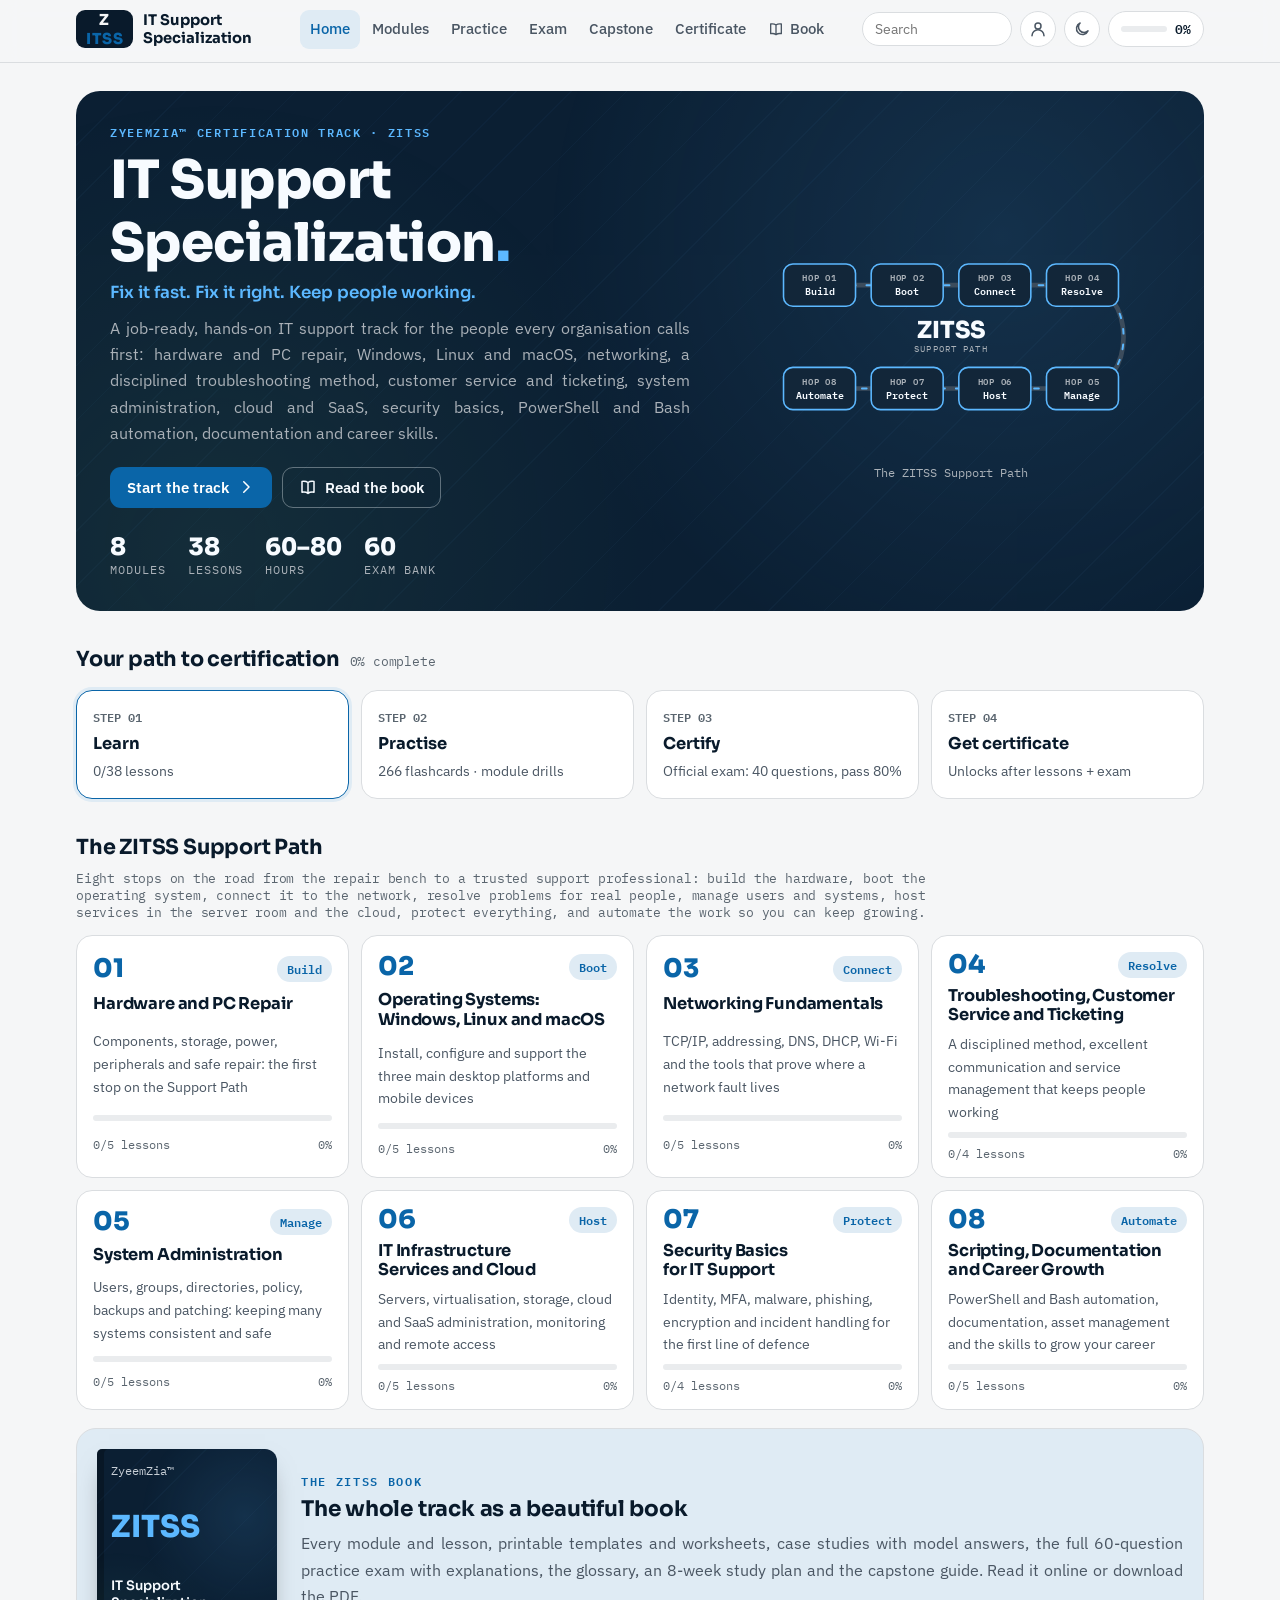
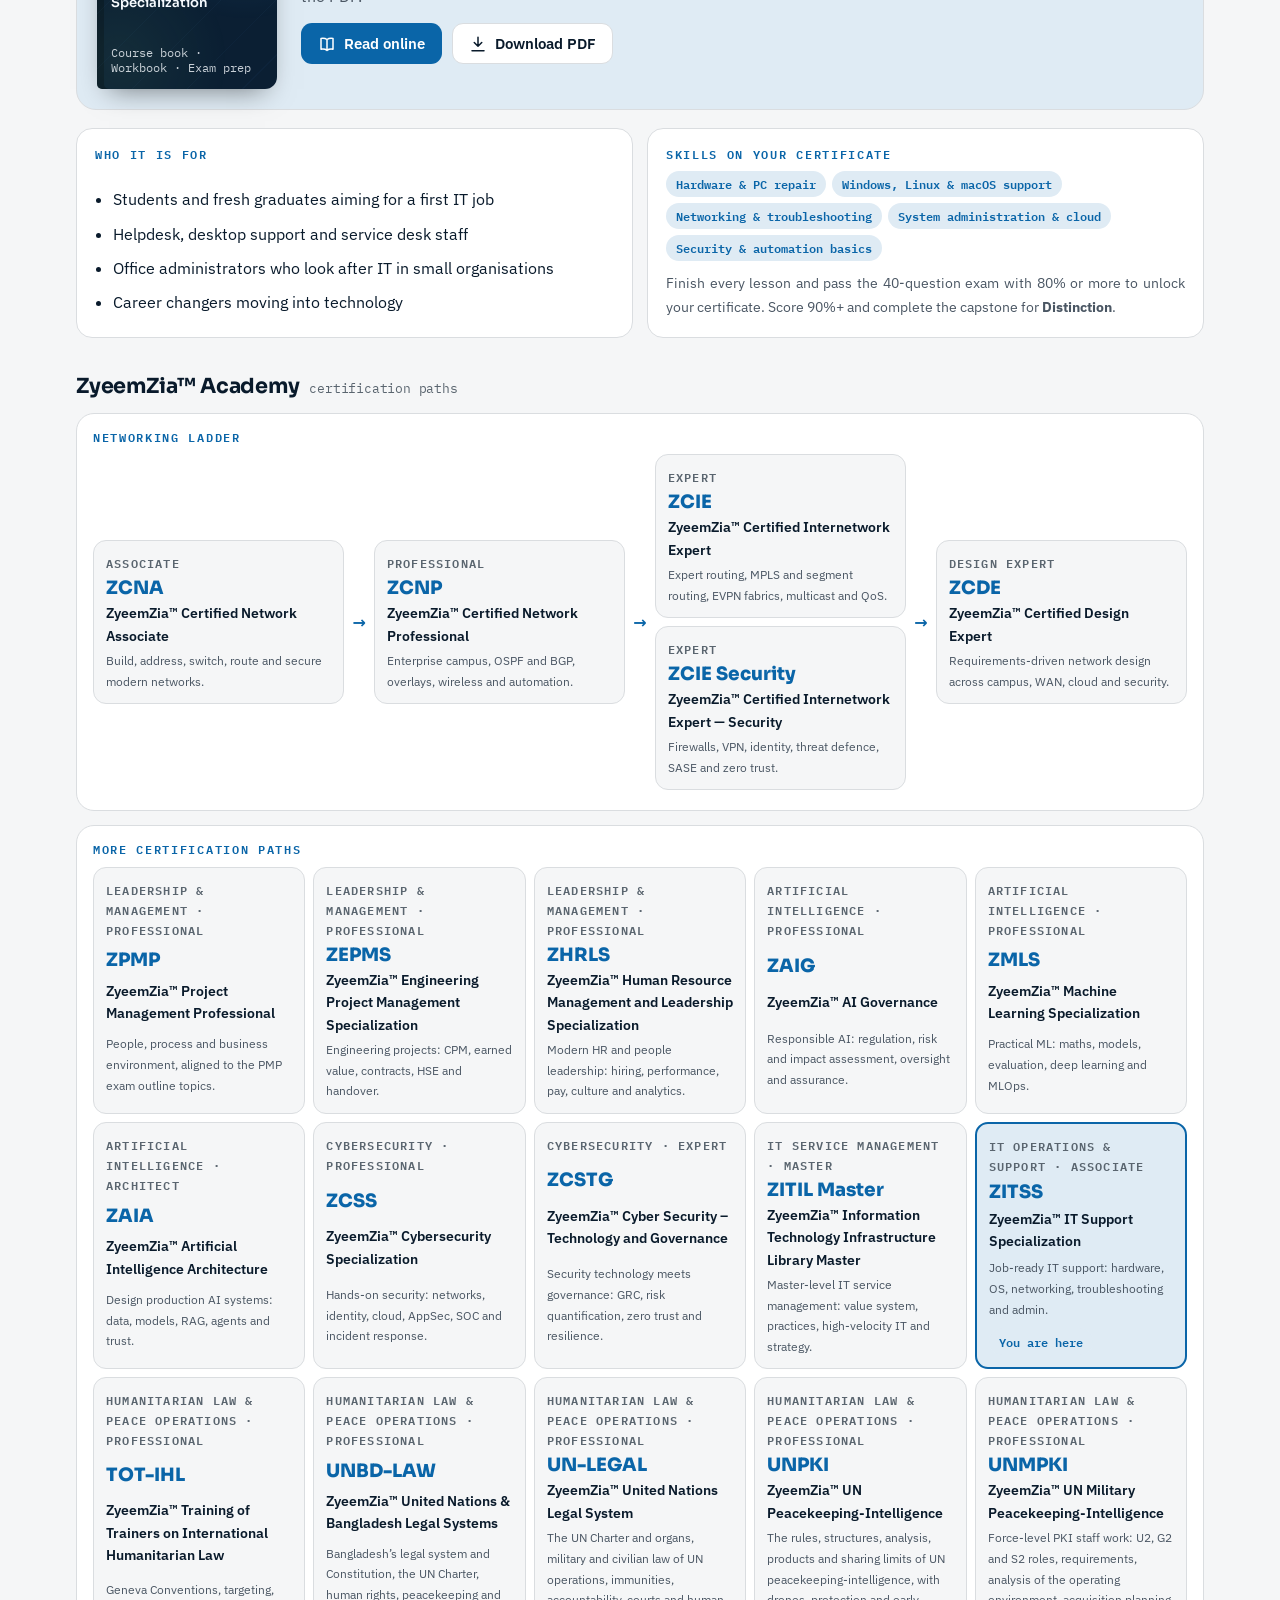
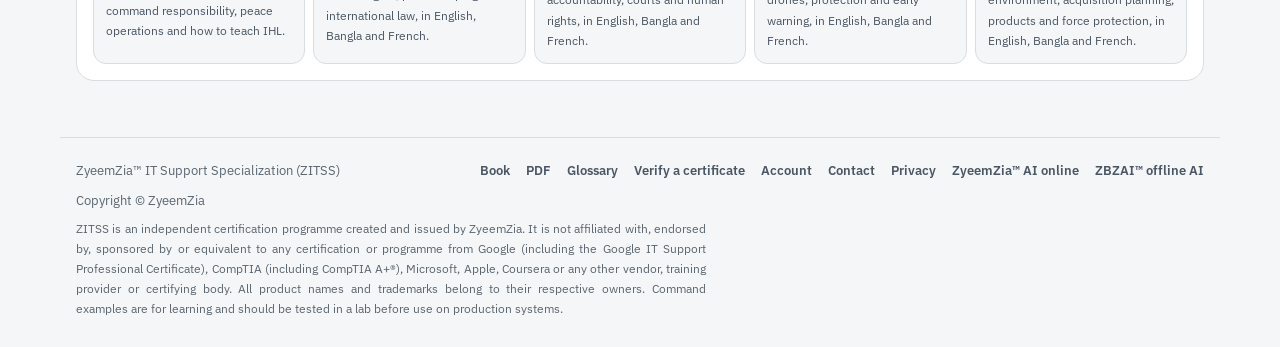
<file: index.html>
<!doctype html>
<html lang="en">
<head>
<meta charset="utf-8">
<meta name="viewport" content="width=device-width, initial-scale=1, viewport-fit=cover">
<title>ZyeemZia™ IT Support Specialization (ZITSS)</title>
<meta name="description" content="ZyeemZia™ IT Support Specialization (ZITSS): job-ready IT support: hardware, Windows, Linux and macOS, networking, troubleshooting, customer service, system administration, security and scripting. Free online course, smart book and certificate. Independent programme.">
<meta name="author" content="ZyeemZia">
<meta name="theme-color" content="#0b1f33">
<link rel="icon" href="favicon.svg" type="image/svg+xml">
<link rel="canonical" href="https://zitss.zyeemzia.com/">
<meta property="og:type" content="website">
<meta property="og:site_name" content="ZyeemZia™ Certification Tracks">
<meta property="og:title" content="ZyeemZia™ IT Support Specialization (ZITSS)">
<meta property="og:description" content="ZyeemZia™ IT Support Specialization (ZITSS): job-ready IT support: hardware, Windows, Linux and macOS, networking, troubleshooting, customer service, system administration, security and scripting. Free online course, smart book and certificate. Independent programme.">
<meta property="og:url" content="https://zitss.zyeemzia.com/">
<meta property="og:image" content="https://zitss.zyeemzia.com/og-image.png">
<meta property="og:image:width" content="1200">
<meta property="og:image:height" content="630">
<meta name="twitter:card" content="summary_large_image">
<meta name="twitter:image" content="https://zitss.zyeemzia.com/og-image.png">
<script>try{var z=JSON.parse(localStorage.getItem("zitss.v1")||"{}").theme;if(z==="dark"||z==="light")document.documentElement.setAttribute("data-theme",z)}catch(e){}</script>
<link rel="stylesheet" href="fonts.css?v=66d4b9ed12">
<link rel="stylesheet" href="theme.css?v=1840c55a78">
<link rel="preload" href="fonts/IBMPlexSans-400-latin-a68a20.woff2" as="font" type="font/woff2" crossorigin>
<link rel="preload" href="fonts/Sora-500-latin-4fa0aa.woff2" as="font" type="font/woff2" crossorigin>
<link rel="stylesheet" href="app.css?v=2059a68e38">
</head>
<body>
<header class="topbar">
  <div class="topbar-in">
    <a class="brand" href="#home" aria-label="ZITSS home"><span class="brand-mark">Z<i>ITSS</i></span><span class="brand-text"><b>IT Support Specialization</b><small>ZyeemZia™ Certification Track</small></span></a>
    <nav class="mainnav" id="mainnav" aria-label="Main"></nav>
    <div class="top-tools">
      <form class="search" id="searchForm" role="search"><input id="searchInput" type="search" placeholder="Search" aria-label="Search lessons and terms"></form>
      <a class="icon-btn search-icon" href="#search/" aria-label="Search"><svg viewBox="0 0 24 24" fill="none" stroke="currentColor" stroke-width="2" stroke-linecap="round" aria-hidden="true"><circle cx="11" cy="11" r="7"/><path d="M20 20l-4-4"/></svg></a>
      <a class="icon-btn" id="acctBtn" href="#account" aria-label="Sign in"></a>
      <button class="icon-btn" id="themeBtn" type="button" aria-label="Toggle dark mode"></button>
      <a class="prog-chip" id="progChip" href="#settings" aria-label="Your progress"></a>
    </div>
  </div>
  <div class="read-bar" id="readBar"></div>
</header>
<main id="view" class="view" tabindex="-1"><div class="boot" aria-label="Loading the course"><i></i><i></i><i></i></div></main>
<footer class="site-foot">
  <div class="row"><span>ZyeemZia™ IT Support Specialization (ZITSS)</span><span style="display:flex;gap:16px;flex-wrap:wrap"><a href="book.html" target="_blank" rel="noopener">Book</a><a href="ZITSS-Book.pdf" download>PDF</a><a href="#glossary">Glossary</a><a href="#verify/">Verify a certificate</a><a href="#account">Account</a><a href="#contact">Contact</a><a href="privacy.html">Privacy</a><a href="https://ai.zyeemzia.com/" target="_blank" rel="noopener">ZyeemZia™ AI online</a><a href="https://zbzai.zyeemzia.com/" target="_blank" rel="noopener">ZBZAI™ offline AI</a></span><span>Copyright © ZyeemZia</span></div>
  <p class="disc" id="disc"></p>
</footer>
<nav class="tabbar" id="tabbar" aria-label="Main mobile"></nav>
<div class="toast" id="toast" role="status" aria-live="polite" hidden></div>
<script defer src="core.js?v=756f940ff2"></script>
<script defer src="figures.js?v=d0575e00c2"></script>
<script defer src="family.js?v=e2194631f1"></script>
<script defer src="data/track.js?v=060fe00b46"></script>
<script defer src="data/m1-4.js?v=0086a15d4b"></script>
<script defer src="data/m5-8.js?v=3a78e4279e"></script>
<script defer src="app.js?v=317a90ee0c"></script>
<script>/* ZyeemZia house style: justified writing. Paragraphs and list text that read left-aligned are justified; centred text, headings, buttons and columns too narrow to justify cleanly stay as they are. Copyright © ZyeemZia */(function(){var S='p,li,dd,blockquote';function j(r){if(!r||!r.querySelectorAll)return;var L=r.querySelectorAll(S);for(var i=0;i<L.length;i++){var e=L[i];if(e.getAttribute('data-zj'))continue;e.setAttribute('data-zj','1');var a=getComputedStyle(e).textAlign;if(a==='start'||a==='left'||a==='-webkit-auto'){var w=e.clientWidth;if(!w||w>=280)e.style.textAlign='justify'}}}function go(){j(document);if(!window.MutationObserver)return;new MutationObserver(function(m){for(var i=0;i<m.length;i++){var N=m[i].addedNodes;for(var k=0;k<N.length;k++){var n=N[k];if(n.nodeType===1)j(n.matches&&n.matches(S)?n.parentNode:n)}}}).observe(document.body,{childList:true,subtree:true})}if(document.readyState==='loading')document.addEventListener('DOMContentLoaded',go);else go()})()</script>
</body>
</html>
</file>
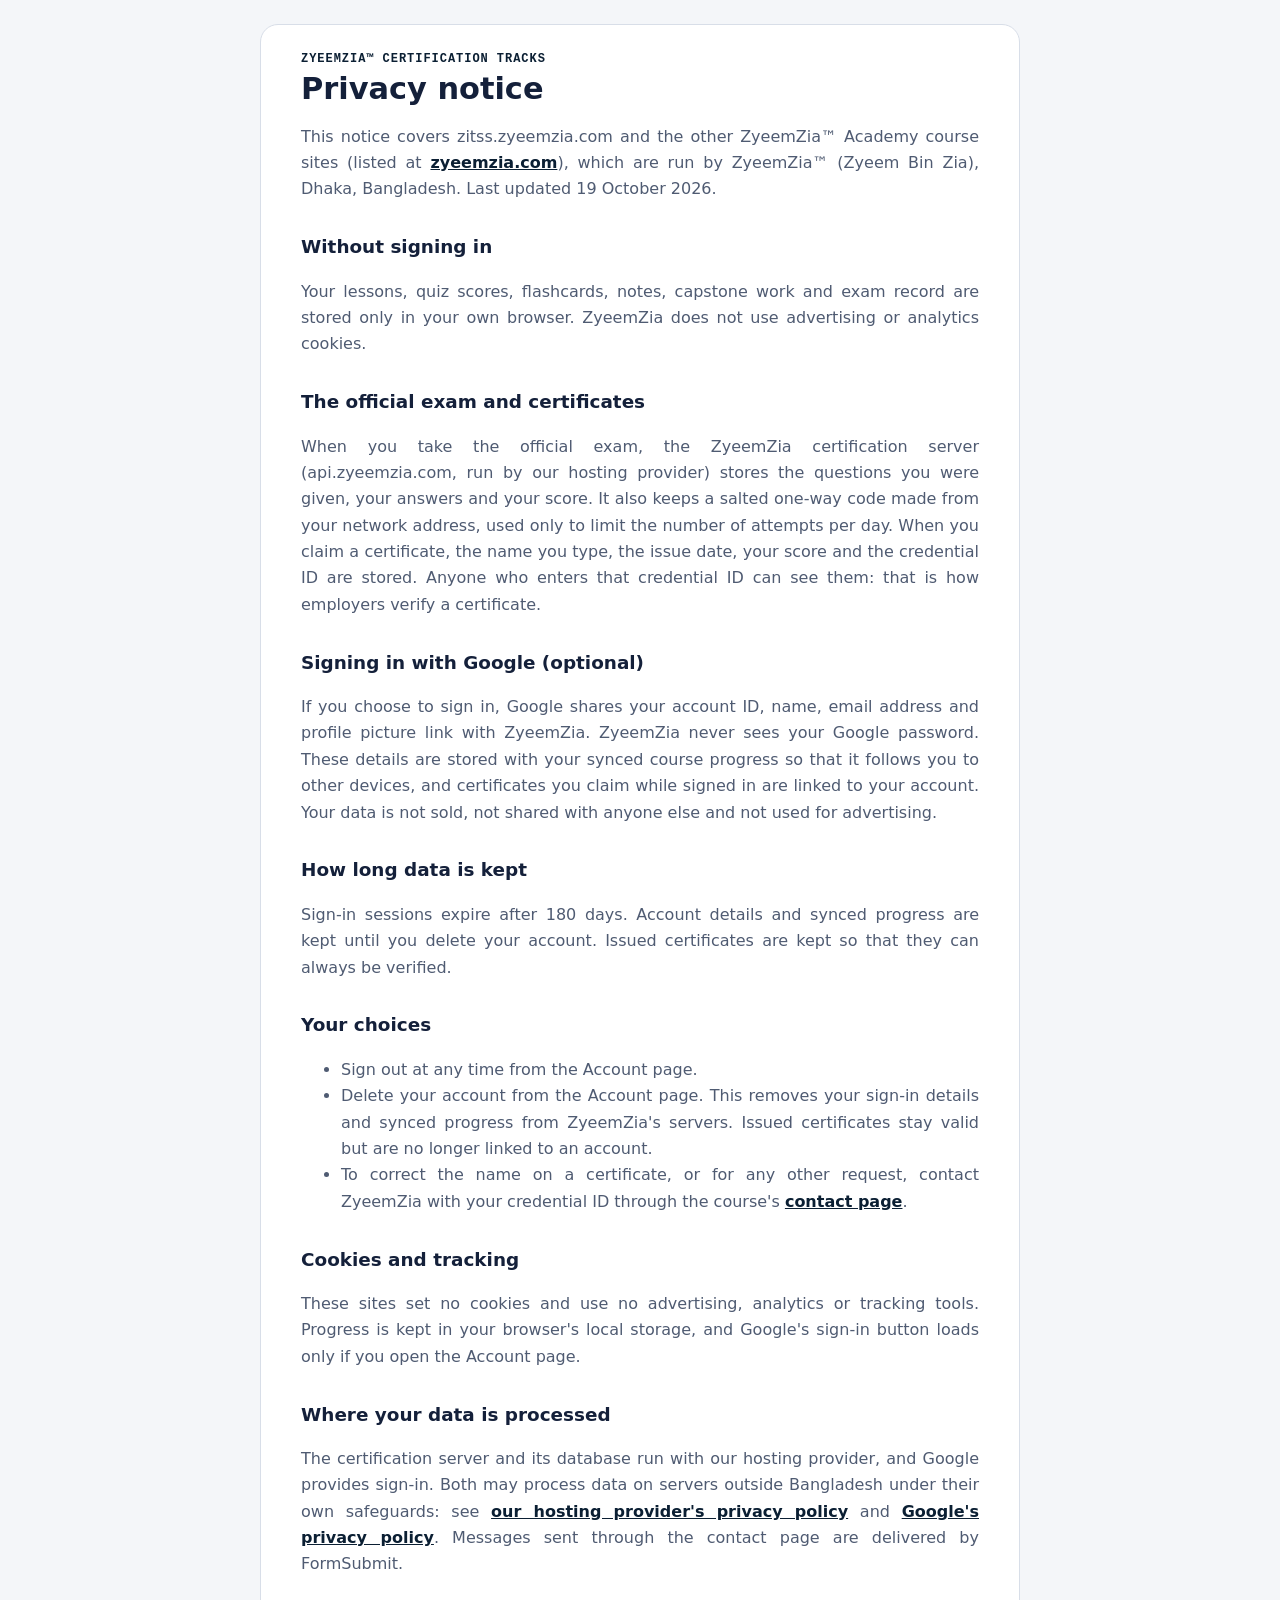
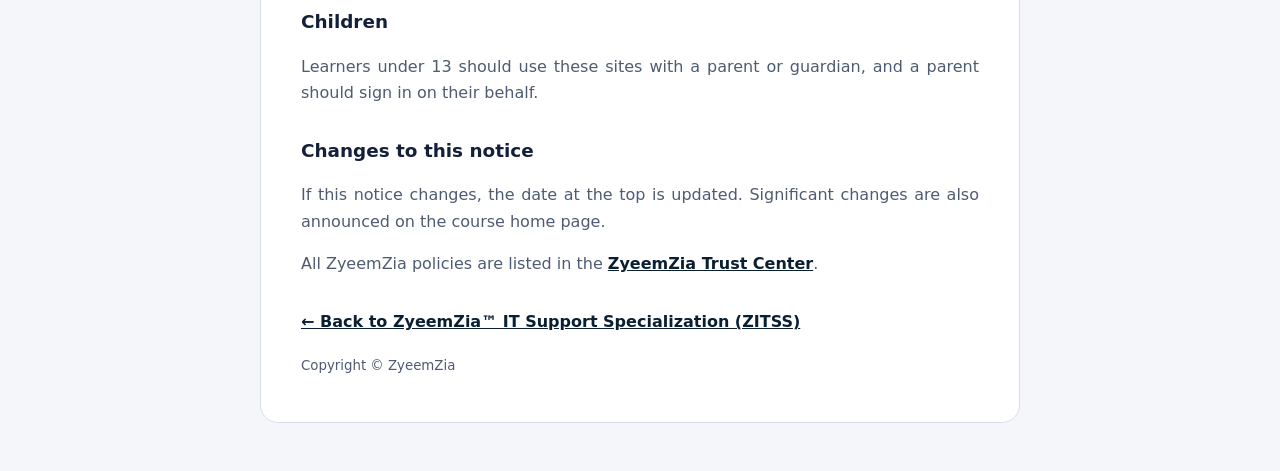
<file: privacy.html>
<!doctype html>
<html lang="en"><head><meta charset="utf-8"><meta name="viewport" content="width=device-width, initial-scale=1">
<title>Privacy notice · ZyeemZia™ ZITSS</title><meta name="description" content="How the ZyeemZia certification tracks handle your data."><link rel="icon" href="favicon.svg" type="image/svg+xml">
<style>:root{--bg:#f4f6f9;--card:#fff;--ink:#14203a;--mut:#4f5b72;--line:#d8dee8;--acc:#0b1f33}@media (prefers-color-scheme:dark){:root{--bg:#0b1120;--card:#121a2c;--ink:#e8edf6;--mut:#a6b2c8;--line:#26324a;--acc:#5cb8ff;color-scheme:dark}}
*{box-sizing:border-box}body{margin:0;background:var(--bg);color:var(--ink);font:16px/1.65 "Segoe UI",system-ui,sans-serif;padding:24px 16px 48px}main{max-width:760px;margin:0 auto;background:var(--card);border:1px solid var(--line);border-radius:18px;padding:28px clamp(18px,5vw,40px)}
h1{font-size:1.9rem;line-height:1.2;margin:.2em 0 .4em}h2{font-size:1.15rem;margin:1.6em 0 .3em}p,li{color:var(--mut)}a{color:var(--acc);font-weight:600}.eb{font:700 .75rem/1 ui-monospace,Consolas,monospace;letter-spacing:.08em;text-transform:uppercase;color:var(--acc)}small{color:var(--mut)}</style><link rel="canonical" href="https://zitss.zyeemzia.com/privacy.html">
</head>
<body><main>
<div class="eb">ZyeemZia™ certification tracks</div>
<h1>Privacy notice</h1>
<p>This notice covers zitss.zyeemzia.com and the other ZyeemZia™ Academy course sites (listed at <a href="https://zyeemzia.com/#academy">zyeemzia.com</a>), which are run by ZyeemZia™ (Zyeem Bin Zia), Dhaka, Bangladesh. Last updated 19 October 2026.</p>
<h2>Without signing in</h2>
<p>Your lessons, quiz scores, flashcards, notes, capstone work and exam record are stored only in your own browser. ZyeemZia does not use advertising or analytics cookies.</p>
<h2>The official exam and certificates</h2>
<p>When you take the official exam, the ZyeemZia certification server (api.zyeemzia.com, run by our hosting provider) stores the questions you were given, your answers and your score. It also keeps a salted one-way code made from your network address, used only to limit the number of attempts per day. When you claim a certificate, the name you type, the issue date, your score and the credential ID are stored. Anyone who enters that credential ID can see them: that is how employers verify a certificate.</p>
<h2>Signing in with Google (optional)</h2>
<p>If you choose to sign in, Google shares your account ID, name, email address and profile picture link with ZyeemZia. ZyeemZia never sees your Google password. These details are stored with your synced course progress so that it follows you to other devices, and certificates you claim while signed in are linked to your account. Your data is not sold, not shared with anyone else and not used for advertising.</p>
<h2>How long data is kept</h2>
<p>Sign-in sessions expire after 180 days. Account details and synced progress are kept until you delete your account. Issued certificates are kept so that they can always be verified.</p>
<h2>Your choices</h2>
<ul><li>Sign out at any time from the Account page.</li><li>Delete your account from the Account page. This removes your sign-in details and synced progress from ZyeemZia's servers. Issued certificates stay valid but are no longer linked to an account.</li><li>To correct the name on a certificate, or for any other request, contact ZyeemZia with your credential ID through the course's <a href="./#contact">contact page</a>.</li></ul>
<h2>Cookies and tracking</h2>
<p>These sites set no cookies and use no advertising, analytics or tracking tools. Progress is kept in your browser's local storage, and Google's sign-in button loads only if you open the Account page.</p>
<h2>Where your data is processed</h2>
<p>The certification server and its database run with our hosting provider, and Google provides sign-in. Both may process data on servers outside Bangladesh under their own safeguards: see <a href="https://www.cloudflare.com/privacypolicy/">our hosting provider's privacy policy</a> and <a href="https://policies.google.com/privacy">Google's privacy policy</a>. Messages sent through the contact page are delivered by FormSubmit.</p>
<h2>Children</h2>
<p>Learners under 13 should use these sites with a parent or guardian, and a parent should sign in on their behalf.</p>
<h2>Changes to this notice</h2>
<p>If this notice changes, the date at the top is updated. Significant changes are also announced on the course home page.</p>
<p>All ZyeemZia policies are listed in the <a href="https://policy.zyeemzia.com/">ZyeemZia Trust Center</a>.</p>
<p style="margin-top:2em"><a href="./">← Back to ZyeemZia™ IT Support Specialization (ZITSS)</a></p>
<p><small>Copyright © ZyeemZia</small></p>
</main><script>/* ZyeemZia house style: justified writing. Paragraphs and list text that read left-aligned are justified; centred text, headings, buttons and columns too narrow to justify cleanly stay as they are. Copyright © ZyeemZia */(function(){var S='p,li,dd,blockquote';function j(r){if(!r||!r.querySelectorAll)return;var L=r.querySelectorAll(S);for(var i=0;i<L.length;i++){var e=L[i];if(e.getAttribute('data-zj'))continue;e.setAttribute('data-zj','1');var a=getComputedStyle(e).textAlign;if(a==='start'||a==='left'||a==='-webkit-auto'){var w=e.clientWidth;if(!w||w>=280)e.style.textAlign='justify'}}}function go(){j(document);if(!window.MutationObserver)return;new MutationObserver(function(m){for(var i=0;i<m.length;i++){var N=m[i].addedNodes;for(var k=0;k<N.length;k++){var n=N[k];if(n.nodeType===1)j(n.matches&&n.matches(S)?n.parentNode:n)}}}).observe(document.body,{childList:true,subtree:true})}if(document.readyState==='loading')document.addEventListener('DOMContentLoaded',go);else go()})()</script>
</body></html>
</file>
<file: fonts.css>
/* Bundled Google Fonts (SIL Open Font License) for offline use and PDF printing */
@font-face {
  font-family: 'Archivo';
  font-style: normal;
  font-weight: 600;
  font-stretch: 100%;
  font-display: swap;
  src: url(fonts/Archivo-600-latin-ext-20ba07.woff2) format('woff2');
  unicode-range: U+0100-02BA, U+02BD-02C5, U+02C7-02CC, U+02CE-02D7, U+02DD-02FF, U+0304, U+0308, U+0329, U+1D00-1DBF, U+1E00-1E9F, U+1EF2-1EFF, U+2020, U+20A0-20AB, U+20AD-20C4, U+2113, U+2C60-2C7F, U+A720-A7FF;
}
@font-face {
  font-family: 'Archivo';
  font-style: normal;
  font-weight: 600;
  font-stretch: 100%;
  font-display: swap;
  src: url(fonts/Archivo-600-latin-79dc5e.woff2) format('woff2');
  unicode-range: U+0000-00FF, U+0131, U+0152-0153, U+02BB-02BC, U+02C6, U+02DA, U+02DC, U+0304, U+0308, U+0329, U+2000-206F, U+20AC, U+2122, U+2191, U+2193, U+2212, U+2215, U+FEFF, U+FFFD;
}
@font-face {
  font-family: 'Archivo';
  font-style: normal;
  font-weight: 700;
  font-stretch: 100%;
  font-display: swap;
  src: url(fonts/Archivo-600-latin-ext-20ba07.woff2) format('woff2');
  unicode-range: U+0100-02BA, U+02BD-02C5, U+02C7-02CC, U+02CE-02D7, U+02DD-02FF, U+0304, U+0308, U+0329, U+1D00-1DBF, U+1E00-1E9F, U+1EF2-1EFF, U+2020, U+20A0-20AB, U+20AD-20C4, U+2113, U+2C60-2C7F, U+A720-A7FF;
}
@font-face {
  font-family: 'Archivo';
  font-style: normal;
  font-weight: 700;
  font-stretch: 100%;
  font-display: swap;
  src: url(fonts/Archivo-600-latin-79dc5e.woff2) format('woff2');
  unicode-range: U+0000-00FF, U+0131, U+0152-0153, U+02BB-02BC, U+02C6, U+02DA, U+02DC, U+0304, U+0308, U+0329, U+2000-206F, U+20AC, U+2122, U+2191, U+2193, U+2212, U+2215, U+FEFF, U+FFFD;
}
@font-face {
  font-family: 'Archivo';
  font-style: normal;
  font-weight: 800;
  font-stretch: 100%;
  font-display: swap;
  src: url(fonts/Archivo-600-latin-ext-20ba07.woff2) format('woff2');
  unicode-range: U+0100-02BA, U+02BD-02C5, U+02C7-02CC, U+02CE-02D7, U+02DD-02FF, U+0304, U+0308, U+0329, U+1D00-1DBF, U+1E00-1E9F, U+1EF2-1EFF, U+2020, U+20A0-20AB, U+20AD-20C4, U+2113, U+2C60-2C7F, U+A720-A7FF;
}
@font-face {
  font-family: 'Archivo';
  font-style: normal;
  font-weight: 800;
  font-stretch: 100%;
  font-display: swap;
  src: url(fonts/Archivo-600-latin-79dc5e.woff2) format('woff2');
  unicode-range: U+0000-00FF, U+0131, U+0152-0153, U+02BB-02BC, U+02C6, U+02DA, U+02DC, U+0304, U+0308, U+0329, U+2000-206F, U+20AC, U+2122, U+2191, U+2193, U+2212, U+2215, U+FEFF, U+FFFD;
}
@font-face {
  font-family: 'IBM Plex Mono';
  font-style: normal;
  font-weight: 400;
  font-display: swap;
  src: url(fonts/IBMPlexMono-400-latin-ext-7f25d9.woff2) format('woff2');
  unicode-range: U+0100-02BA, U+02BD-02C5, U+02C7-02CC, U+02CE-02D7, U+02DD-02FF, U+0304, U+0308, U+0329, U+1D00-1DBF, U+1E00-1E9F, U+1EF2-1EFF, U+2020, U+20A0-20AB, U+20AD-20C4, U+2113, U+2C60-2C7F, U+A720-A7FF;
}
@font-face {
  font-family: 'IBM Plex Mono';
  font-style: normal;
  font-weight: 400;
  font-display: swap;
  src: url(fonts/IBMPlexMono-400-latin-d196e8.woff2) format('woff2');
  unicode-range: U+0000-00FF, U+0131, U+0152-0153, U+02BB-02BC, U+02C6, U+02DA, U+02DC, U+0304, U+0308, U+0329, U+2000-206F, U+20AC, U+2122, U+2191, U+2193, U+2212, U+2215, U+FEFF, U+FFFD;
}
@font-face {
  font-family: 'IBM Plex Mono';
  font-style: normal;
  font-weight: 600;
  font-display: swap;
  src: url(fonts/IBMPlexMono-600-latin-ext-bf8910.woff2) format('woff2');
  unicode-range: U+0100-02BA, U+02BD-02C5, U+02C7-02CC, U+02CE-02D7, U+02DD-02FF, U+0304, U+0308, U+0329, U+1D00-1DBF, U+1E00-1E9F, U+1EF2-1EFF, U+2020, U+20A0-20AB, U+20AD-20C4, U+2113, U+2C60-2C7F, U+A720-A7FF;
}
@font-face {
  font-family: 'IBM Plex Mono';
  font-style: normal;
  font-weight: 600;
  font-display: swap;
  src: url(fonts/IBMPlexMono-600-latin-9b8270.woff2) format('woff2');
  unicode-range: U+0000-00FF, U+0131, U+0152-0153, U+02BB-02BC, U+02C6, U+02DA, U+02DC, U+0304, U+0308, U+0329, U+2000-206F, U+20AC, U+2122, U+2191, U+2193, U+2212, U+2215, U+FEFF, U+FFFD;
}
@font-face {
  font-family: 'IBM Plex Sans';
  font-style: italic;
  font-weight: 400;
  font-stretch: 100%;
  font-display: swap;
  src: url(fonts/IBMPlexSans-400i-latin-ext-77f5d9.woff2) format('woff2');
  unicode-range: U+0100-02BA, U+02BD-02C5, U+02C7-02CC, U+02CE-02D7, U+02DD-02FF, U+0304, U+0308, U+0329, U+1D00-1DBF, U+1E00-1E9F, U+1EF2-1EFF, U+2020, U+20A0-20AB, U+20AD-20C4, U+2113, U+2C60-2C7F, U+A720-A7FF;
}
@font-face {
  font-family: 'IBM Plex Sans';
  font-style: italic;
  font-weight: 400;
  font-stretch: 100%;
  font-display: swap;
  src: url(fonts/IBMPlexSans-400i-latin-46a3d9.woff2) format('woff2');
  unicode-range: U+0000-00FF, U+0131, U+0152-0153, U+02BB-02BC, U+02C6, U+02DA, U+02DC, U+0304, U+0308, U+0329, U+2000-206F, U+20AC, U+2122, U+2191, U+2193, U+2212, U+2215, U+FEFF, U+FFFD;
}
@font-face {
  font-family: 'IBM Plex Sans';
  font-style: normal;
  font-weight: 400;
  font-stretch: 100%;
  font-display: swap;
  src: url(fonts/IBMPlexSans-400-latin-ext-71c30c.woff2) format('woff2');
  unicode-range: U+0100-02BA, U+02BD-02C5, U+02C7-02CC, U+02CE-02D7, U+02DD-02FF, U+0304, U+0308, U+0329, U+1D00-1DBF, U+1E00-1E9F, U+1EF2-1EFF, U+2020, U+20A0-20AB, U+20AD-20C4, U+2113, U+2C60-2C7F, U+A720-A7FF;
}
@font-face {
  font-family: 'IBM Plex Sans';
  font-style: normal;
  font-weight: 400;
  font-stretch: 100%;
  font-display: swap;
  src: url(fonts/IBMPlexSans-400-latin-a68a20.woff2) format('woff2');
  unicode-range: U+0000-00FF, U+0131, U+0152-0153, U+02BB-02BC, U+02C6, U+02DA, U+02DC, U+0304, U+0308, U+0329, U+2000-206F, U+20AC, U+2122, U+2191, U+2193, U+2212, U+2215, U+FEFF, U+FFFD;
}
@font-face {
  font-family: 'IBM Plex Sans';
  font-style: normal;
  font-weight: 500;
  font-stretch: 100%;
  font-display: swap;
  src: url(fonts/IBMPlexSans-400-latin-ext-71c30c.woff2) format('woff2');
  unicode-range: U+0100-02BA, U+02BD-02C5, U+02C7-02CC, U+02CE-02D7, U+02DD-02FF, U+0304, U+0308, U+0329, U+1D00-1DBF, U+1E00-1E9F, U+1EF2-1EFF, U+2020, U+20A0-20AB, U+20AD-20C4, U+2113, U+2C60-2C7F, U+A720-A7FF;
}
@font-face {
  font-family: 'IBM Plex Sans';
  font-style: normal;
  font-weight: 500;
  font-stretch: 100%;
  font-display: swap;
  src: url(fonts/IBMPlexSans-400-latin-a68a20.woff2) format('woff2');
  unicode-range: U+0000-00FF, U+0131, U+0152-0153, U+02BB-02BC, U+02C6, U+02DA, U+02DC, U+0304, U+0308, U+0329, U+2000-206F, U+20AC, U+2122, U+2191, U+2193, U+2212, U+2215, U+FEFF, U+FFFD;
}
@font-face {
  font-family: 'IBM Plex Sans';
  font-style: normal;
  font-weight: 600;
  font-stretch: 100%;
  font-display: swap;
  src: url(fonts/IBMPlexSans-400-latin-ext-71c30c.woff2) format('woff2');
  unicode-range: U+0100-02BA, U+02BD-02C5, U+02C7-02CC, U+02CE-02D7, U+02DD-02FF, U+0304, U+0308, U+0329, U+1D00-1DBF, U+1E00-1E9F, U+1EF2-1EFF, U+2020, U+20A0-20AB, U+20AD-20C4, U+2113, U+2C60-2C7F, U+A720-A7FF;
}
@font-face {
  font-family: 'IBM Plex Sans';
  font-style: normal;
  font-weight: 600;
  font-stretch: 100%;
  font-display: swap;
  src: url(fonts/IBMPlexSans-400-latin-a68a20.woff2) format('woff2');
  unicode-range: U+0000-00FF, U+0131, U+0152-0153, U+02BB-02BC, U+02C6, U+02DA, U+02DC, U+0304, U+0308, U+0329, U+2000-206F, U+20AC, U+2122, U+2191, U+2193, U+2212, U+2215, U+FEFF, U+FFFD;
}
@font-face {
  font-family: 'IBM Plex Sans';
  font-style: normal;
  font-weight: 700;
  font-stretch: 100%;
  font-display: swap;
  src: url(fonts/IBMPlexSans-400-latin-ext-71c30c.woff2) format('woff2');
  unicode-range: U+0100-02BA, U+02BD-02C5, U+02C7-02CC, U+02CE-02D7, U+02DD-02FF, U+0304, U+0308, U+0329, U+1D00-1DBF, U+1E00-1E9F, U+1EF2-1EFF, U+2020, U+20A0-20AB, U+20AD-20C4, U+2113, U+2C60-2C7F, U+A720-A7FF;
}
@font-face {
  font-family: 'IBM Plex Sans';
  font-style: normal;
  font-weight: 700;
  font-stretch: 100%;
  font-display: swap;
  src: url(fonts/IBMPlexSans-400-latin-a68a20.woff2) format('woff2');
  unicode-range: U+0000-00FF, U+0131, U+0152-0153, U+02BB-02BC, U+02C6, U+02DA, U+02DC, U+0304, U+0308, U+0329, U+2000-206F, U+20AC, U+2122, U+2191, U+2193, U+2212, U+2215, U+FEFF, U+FFFD;
}
@font-face {
  font-family: 'Sora';
  font-style: normal;
  font-weight: 500;
  font-display: swap;
  src: url(fonts/Sora-500-latin-ext-f9e5e3.woff2) format('woff2');
  unicode-range: U+0100-02BA, U+02BD-02C5, U+02C7-02CC, U+02CE-02D7, U+02DD-02FF, U+0304, U+0308, U+0329, U+1D00-1DBF, U+1E00-1E9F, U+1EF2-1EFF, U+2020, U+20A0-20AB, U+20AD-20C4, U+2113, U+2C60-2C7F, U+A720-A7FF;
}
@font-face {
  font-family: 'Sora';
  font-style: normal;
  font-weight: 500;
  font-display: swap;
  src: url(fonts/Sora-500-latin-4fa0aa.woff2) format('woff2');
  unicode-range: U+0000-00FF, U+0131, U+0152-0153, U+02BB-02BC, U+02C6, U+02DA, U+02DC, U+0304, U+0308, U+0329, U+2000-206F, U+20AC, U+2122, U+2191, U+2193, U+2212, U+2215, U+FEFF, U+FFFD;
}
@font-face {
  font-family: 'Sora';
  font-style: normal;
  font-weight: 600;
  font-display: swap;
  src: url(fonts/Sora-500-latin-ext-f9e5e3.woff2) format('woff2');
  unicode-range: U+0100-02BA, U+02BD-02C5, U+02C7-02CC, U+02CE-02D7, U+02DD-02FF, U+0304, U+0308, U+0329, U+1D00-1DBF, U+1E00-1E9F, U+1EF2-1EFF, U+2020, U+20A0-20AB, U+20AD-20C4, U+2113, U+2C60-2C7F, U+A720-A7FF;
}
@font-face {
  font-family: 'Sora';
  font-style: normal;
  font-weight: 600;
  font-display: swap;
  src: url(fonts/Sora-500-latin-4fa0aa.woff2) format('woff2');
  unicode-range: U+0000-00FF, U+0131, U+0152-0153, U+02BB-02BC, U+02C6, U+02DA, U+02DC, U+0304, U+0308, U+0329, U+2000-206F, U+20AC, U+2122, U+2191, U+2193, U+2212, U+2215, U+FEFF, U+FFFD;
}
@font-face {
  font-family: 'Sora';
  font-style: normal;
  font-weight: 700;
  font-display: swap;
  src: url(fonts/Sora-500-latin-ext-f9e5e3.woff2) format('woff2');
  unicode-range: U+0100-02BA, U+02BD-02C5, U+02C7-02CC, U+02CE-02D7, U+02DD-02FF, U+0304, U+0308, U+0329, U+1D00-1DBF, U+1E00-1E9F, U+1EF2-1EFF, U+2020, U+20A0-20AB, U+20AD-20C4, U+2113, U+2C60-2C7F, U+A720-A7FF;
}
@font-face {
  font-family: 'Sora';
  font-style: normal;
  font-weight: 700;
  font-display: swap;
  src: url(fonts/Sora-500-latin-4fa0aa.woff2) format('woff2');
  unicode-range: U+0000-00FF, U+0131, U+0152-0153, U+02BB-02BC, U+02C6, U+02DA, U+02DC, U+0304, U+0308, U+0329, U+2000-206F, U+20AC, U+2122, U+2191, U+2193, U+2212, U+2215, U+FEFF, U+FFFD;
}
@font-face {
  font-family: 'Sora';
  font-style: normal;
  font-weight: 800;
  font-display: swap;
  src: url(fonts/Sora-500-latin-ext-f9e5e3.woff2) format('woff2');
  unicode-range: U+0100-02BA, U+02BD-02C5, U+02C7-02CC, U+02CE-02D7, U+02DD-02FF, U+0304, U+0308, U+0329, U+1D00-1DBF, U+1E00-1E9F, U+1EF2-1EFF, U+2020, U+20A0-20AB, U+20AD-20C4, U+2113, U+2C60-2C7F, U+A720-A7FF;
}
@font-face {
  font-family: 'Sora';
  font-style: normal;
  font-weight: 800;
  font-display: swap;
  src: url(fonts/Sora-500-latin-4fa0aa.woff2) format('woff2');
  unicode-range: U+0000-00FF, U+0131, U+0152-0153, U+02BB-02BC, U+02C6, U+02DA, U+02DC, U+0304, U+0308, U+0329, U+2000-206F, U+20AC, U+2122, U+2191, U+2193, U+2212, U+2215, U+FEFF, U+FFFD;
}
</file>
<file: theme.css>
/* ZITSS — "help-desk path": night blue, sky blue and status green; circuit-trace motif. */
:root {
  --bg: #f5f6f7; --surface: #ffffff; --surface-2: #eaecee; --ink: #091a2b; --ink-2: #4a5663; --ink-3: #5a656f; --line: #dadde0;
  --accent: #0a65a8; --accent-ink: #ffffff; --accent-soft: #dfebf4; --accent-2: #2e7d32; --accent-2-soft: #e2ede2;
  --good: #1d7a4b; --good-soft: #dcf1e4; --bad: #b42a2a; --bad-soft: #f9e2e0; --warn: #b77800; --warn-soft: #fbefd3; --on-status: #ffffff;
  --hero-bg: #0b1f33; --hero-ink: #f7fbff; --hero-ink-2: #aab1b8; --hero-accent: #5cb8ff;
  --motif: radial-gradient(circle at 82% 28%, rgba(92,184,255,0.24), transparent 46%), radial-gradient(circle at 12% 88%, rgba(127,216,138,0.16), transparent 42%), repeating-linear-gradient(135deg, transparent 0 38px, rgba(92,184,255,0.07) 38px 39px);
  --sg-line: #3c4c5c; --sg-accent: #5cb8ff; --sg-accent-2: #7fd88a; --sg-node: #122639; --sg-ink: #f7fbff; --sg-ink-2: #aab1b8;
  --f-display: "Sora", "IBM Plex Sans", "Segoe UI", sans-serif; --f-body: "IBM Plex Sans", "Segoe UI", system-ui, sans-serif; --f-mono: "IBM Plex Mono", Consolas, monospace;
  --radius: 16px;
}
@media (prefers-color-scheme: dark) {
  :root:not([data-theme="light"]) {
  --bg: #06111c; --surface: #091929; --surface-2: #172a3d; --ink: #f5fbff; --ink-2: #b1b7be; --ink-3: #88929b; --line: #283a4b;
  --accent: #5cb8ff; --accent-ink: #06111c; --accent-soft: #173249; --accent-2: #7fd88a; --accent-2-soft: #19312e;
  --good: #5bd39a; --good-soft: #10301f; --bad: #ff7a7a; --bad-soft: #3a1616; --warn: #f2b84c; --warn-soft: #3a2c10; --on-status: #06111c;
  color-scheme: dark;
  }
}
:root[data-theme="dark"] {
  --bg: #06111c; --surface: #091929; --surface-2: #172a3d; --ink: #f5fbff; --ink-2: #b1b7be; --ink-3: #88929b; --line: #283a4b;
  --accent: #5cb8ff; --accent-ink: #06111c; --accent-soft: #173249; --accent-2: #7fd88a; --accent-2-soft: #19312e;
  --good: #5bd39a; --good-soft: #10301f; --bad: #ff7a7a; --bad-soft: #3a1616; --warn: #f2b84c; --warn-soft: #3a2c10; --on-status: #06111c;
  color-scheme: dark;
}
</file>
<file: app.css>
/* ZyeemZia certification engine — site styles. Colours and faces come from theme.css (per track). */
/* Form controls use the page font; browsers otherwise fall back to Arial. */
button, input, select, textarea { font-family: inherit; }
/* Small print never drops below 12px on screen. */
small { font-size: max(12px, .85em); }
* { box-sizing: border-box; }
[hidden] { display: none !important; }
html { -webkit-text-size-adjust: 100%; }
body { margin: 0; background: var(--bg); color: var(--ink); font: 16px/1.65 var(--f-body); }
a { color: var(--accent); }
button { font: inherit; color: inherit; }
:focus-visible { outline: 3px solid var(--accent-2); outline-offset: 2px; border-radius: 6px; }
h1, h2, h3, h4 { margin: 0; line-height: 1.2; text-wrap: balance; font-family: var(--f-display); letter-spacing: -.01em; }
p { margin: 0; }
code { font: .9em var(--f-mono); background: var(--surface-2); padding: 1px 6px; border-radius: 5px; }
.muted { color: var(--ink-2); }
.eyebrow { font: 600 max(12px, .75rem)/1.2 var(--f-mono); letter-spacing: .14em; text-transform: uppercase; color: var(--accent); }

/* ---------- chrome ---------- */
.topbar { position: sticky; top: 0; padding-top: env(safe-area-inset-top, 0px); z-index: 30; background: color-mix(in srgb, var(--bg) 88%, transparent); backdrop-filter: blur(10px) saturate(1.3); -webkit-backdrop-filter: blur(10px) saturate(1.3); border-bottom: 1px solid var(--line); }
.topbar-in { max-width: 1160px; margin: 0 auto; display: flex; align-items: center; gap: 16px; padding-block: 10px; padding-left: max(16px, env(safe-area-inset-left, 0px)); padding-right: max(16px, env(safe-area-inset-right, 0px)); }
.brand { display: flex; align-items: center; gap: 10px; text-decoration: none; color: var(--ink); flex-shrink: 0; }
.brand-mark { height: 38px; padding: 0 10px; display: grid; place-items: center; background: var(--ink); color: var(--bg); font: 800 .95rem var(--f-display); letter-spacing: .04em; border-radius: 9px; }
.brand-mark i { font-style: normal; color: var(--accent); }
.brand-text { display: flex; flex-direction: column; line-height: 1.15; }
.brand-text b { font: 700 .92rem var(--f-display); }
.brand-text small { font: 500 max(12px, .75rem) var(--f-mono); color: var(--ink-2); letter-spacing: .04em; }
.mainnav { display: flex; gap: 2px; margin-left: 8px; }
.mainnav a { text-decoration: none; color: var(--ink-2); padding: 7px 10px; border-radius: 9px; font-weight: 500; font-size: .93rem; white-space: nowrap; display: inline-flex; gap: 6px; align-items: center; }
.mainnav a:hover { background: var(--surface-2); color: var(--ink); }
.mainnav a[aria-current="page"] { color: var(--accent); background: var(--accent-soft); }
.mainnav svg { width: 16px; height: 16px; }
.top-tools { margin-left: auto; display: flex; gap: 8px; align-items: center; }
.icon-btn { width: 36px; height: 36px; border-radius: 50%; border: 1px solid var(--line); background: var(--surface); display: grid; place-items: center; cursor: pointer; color: var(--ink-2); }
.icon-btn svg, .btn svg, .tabbar svg { width: 18px; height: 18px; }
.prog-chip { display: inline-flex; align-items: center; gap: 8px; text-decoration: none; color: var(--ink); font: 600 .82rem var(--f-mono); background: var(--surface); border: 1px solid var(--line); padding: 6px 12px; border-radius: 999px; font-variant-numeric: tabular-nums; white-space: nowrap; }
.prog-chip i { width: 46px; height: 6px; border-radius: 9px; background: var(--surface-2); overflow: hidden; display: inline-block; }
.prog-chip i b { display: block; height: 100%; background: var(--accent); }
.read-bar { height: 3px; width: 100%; background: var(--accent); transform: scaleX(0); transform-origin: 0 50%; transition: transform .15s; }
.tabbar { display: none; }
.view { max-width: 1160px; margin: 0 auto; outline: none; padding-block: 28px 56px; padding-left: max(16px, env(safe-area-inset-left, 0px)); padding-right: max(16px, env(safe-area-inset-right, 0px)); }
.site-foot { max-width: 1160px; margin: 0 auto; padding-block: 22px 28px; padding-left: max(16px, env(safe-area-inset-left, 0px)); padding-right: max(16px, env(safe-area-inset-right, 0px)); border-top: 1px solid var(--line); color: var(--ink-3); font-size: .82rem; display: grid; gap: 8px; }
.site-foot .row { display: flex; gap: 8px 18px; flex-wrap: wrap; justify-content: space-between; }
.site-foot a { color: var(--ink-2); text-decoration: none; font-weight: 600; }
.site-foot .disc { font-size: max(12px, .76rem); max-width: 90ch; }

/* ---------- common ---------- */
.btn { display: inline-flex; align-items: center; justify-content: center; gap: 8px; border: 1px solid var(--line); background: var(--surface); color: var(--ink); padding: 10px 16px; border-radius: 11px; cursor: pointer; font-weight: 600; text-decoration: none; font-size: .95rem; line-height: 1.25; }
.btn:hover { border-color: var(--ink-3); }
.btn-primary { background: var(--accent); color: var(--accent-ink); border-color: transparent; }
.btn-primary:hover { filter: brightness(1.07); border-color: transparent; }
.btn-dark { background: var(--ink); color: var(--bg); border-color: transparent; }
.btn-ghost { background: none; border-color: transparent; color: var(--ink-2); }
.btn-sm { padding: 6px 11px; font-size: .85rem; border-radius: 9px; }
.btn[disabled] { opacity: .45; cursor: not-allowed; }
.chip { display: inline-flex; align-items: center; gap: 5px; padding: 3px 10px; border-radius: 999px; font: 600 max(12px, .76rem) var(--f-mono); background: var(--surface-2); color: var(--ink-2); white-space: nowrap; }
.chip.ok { background: var(--good-soft); color: var(--good); }
.chip.acc { background: var(--accent-soft); color: var(--accent); }
.chips { display: flex; flex-wrap: wrap; gap: 6px; }
.card { background: var(--surface); border: 1px solid var(--line); border-radius: var(--radius); }
.page-head { display: grid; gap: 6px; margin-bottom: 22px; }
.page-title { font-size: clamp(1.7rem, 3.4vw, 2.4rem); }
.section-title { font-size: 1.3rem; margin: 36px 0 14px; display: flex; align-items: baseline; gap: 10px; flex-wrap: wrap; }
.section-title small { font: 500 .8rem var(--f-mono); color: var(--ink-3); }
.bar { height: 6px; border-radius: 9px; background: var(--surface-2); overflow: hidden; }
.bar > i { display: block; height: 100%; background: var(--accent); }
.empty { text-align: center; padding: 48px 20px; color: var(--ink-2); border: 1px dashed var(--line); border-radius: 18px; }

/* ---------- home ---------- */
.hero { position: relative; overflow: hidden; display: grid; grid-template-columns: minmax(0, 1.15fr) minmax(0, .85fr); gap: 28px; align-items: center; padding: 34px; border-radius: 24px; background: var(--hero-bg); color: var(--hero-ink); }
.hero .motif { position: absolute; inset: 0; pointer-events: none; opacity: .5; background: var(--motif); }
.hero > *:not(.motif) { position: relative; min-width: 0; }
.hero .eyebrow { color: var(--hero-accent); }
.hero h1 { font-size: clamp(2rem, 4.6vw, 3.3rem); font-weight: 800; margin: 10px 0 6px; color: var(--hero-ink); }
.hero h1 span { color: var(--hero-accent); }
.hero .tag { font: 600 1.05rem var(--f-display); color: var(--hero-accent); }
.hero .lead { color: var(--hero-ink-2); max-width: 58ch; margin-top: 12px; }
.hero-actions { display: flex; gap: 10px; flex-wrap: wrap; margin-top: 20px; }
.hero .btn:not(.btn-primary) { background: transparent; color: var(--hero-ink); border-color: color-mix(in srgb, var(--hero-ink) 35%, transparent); }
.hero-stats { display: flex; gap: 22px; flex-wrap: wrap; margin-top: 24px; }
.hero-stats div { display: grid; }
.hero-stats b { font: 800 1.5rem var(--f-display); color: var(--hero-ink); font-variant-numeric: tabular-nums; }
.hero-stats span { font: 500 max(12px, .75rem) var(--f-mono); color: var(--hero-ink-2); text-transform: uppercase; letter-spacing: .08em; }
.hero-sig { display: grid; justify-items: center; gap: 8px; }
.hero-sig .sg { width: 100%; max-width: 360px; height: auto; }
.hero-sig figcaption { font: 500 max(12px, .78rem) var(--f-mono); color: var(--hero-ink-2); text-align: center; }

.path { display: grid; grid-template-columns: repeat(4, minmax(0, 1fr)); gap: 12px; margin-top: 18px; }
.path-step { padding: 16px; border-radius: 16px; background: var(--surface); border: 1px solid var(--line); display: grid; gap: 6px; position: relative; }
.path-step .n { font: 700 max(12px, .75rem) var(--f-mono); color: var(--ink-3); }
.path-step b { font: 700 1.02rem var(--f-display); }
.path-step small { color: var(--ink-2); font-size: .85rem; }
.path-step.done { border-color: var(--good); }
.path-step.done .n { color: var(--good); }
.path-step.now { border-color: var(--accent); box-shadow: 0 0 0 3px var(--accent-soft); }

.mod-grid { display: grid; grid-template-columns: repeat(4, minmax(0, 1fr)); gap: 12px; }
.mod-card { display: grid; gap: 8px; padding: 16px; border-radius: 16px; background: var(--surface); border: 1px solid var(--line); text-decoration: none; color: var(--ink); transition: transform .15s, border-color .15s; min-width: 0; }
.mod-card:hover { transform: translateY(-2px); border-color: var(--accent); }
.mod-top { display: flex; justify-content: space-between; align-items: center; }
.mod-num { font: 800 1.6rem/1 var(--f-display); color: var(--accent); }
.mod-card h3 { font-size: 1.02rem; }
.mod-card p { font-size: .86rem; color: var(--ink-2); }
.mod-card .meta { display: flex; justify-content: space-between; font: 500 max(12px, .75rem) var(--f-mono); color: var(--ink-3); }
.book-banner { display: grid; grid-template-columns: 180px minmax(0, 1fr); gap: 24px; align-items: center; padding: 20px; border-radius: 20px; background: var(--accent-soft); border: 1px solid var(--line); margin-top: 18px; }
.bb-cover { aspect-ratio: 3/4; border-radius: 5px 12px 12px 5px; background: var(--hero-bg); color: var(--hero-ink); padding: 14px; display: flex; flex-direction: column; justify-content: space-between; text-decoration: none; box-shadow: inset 7px 0 0 rgba(0,0,0,.25), 0 12px 26px -12px rgba(0,0,0,.5); position: relative; overflow: hidden; transition: transform .2s; }
.bb-cover:hover { transform: rotate(-2deg) translateY(-3px); }
.bb-cover .motif { position: absolute; inset: 0; background: var(--motif); opacity: .5; }
.bb-cover > *:not(.motif) { position: relative; }
.bb-cover b { font: 800 1.9rem/1 var(--f-display); color: var(--hero-accent); }
.bb-cover span { font: 600 .82rem/1.3 var(--f-display); }
.bb-cover small { font: 500 max(12px, .75rem) var(--f-mono); opacity: .8; }
.bb-text { display: grid; gap: 8px; min-width: 0; }
.bb-text h2 { font-size: 1.35rem; }
.two { display: grid; grid-template-columns: minmax(0, 1fr) minmax(0, 1fr); gap: 14px; }
.list-card { padding: 18px; display: grid; gap: 10px; }
.list-card ul { margin: 0; padding-left: 18px; display: grid; gap: 4px; }

/* ---------- module & lesson ---------- */
.crumbs { display: flex; gap: 8px; align-items: center; font-size: .85rem; color: var(--ink-2); flex-wrap: wrap; }
.crumbs a { color: var(--ink-2); text-decoration: none; }
.mod-hero { padding: 26px; border-radius: 20px; background: var(--surface); border: 1px solid var(--line); display: grid; grid-template-columns: auto minmax(0, 1fr); gap: 22px; margin: 14px 0 22px; align-items: start; }
.mod-big { font: 800 4rem/1 var(--f-display); color: var(--accent); }
.outcomes { margin: 12px 0 0; padding: 0; list-style: none; display: grid; gap: 6px; }
.outcomes li { display: flex; gap: 10px; }
.outcomes li::before { content: ""; width: 8px; height: 8px; margin-top: .6em; flex-shrink: 0; background: var(--accent); border-radius: 2px; }
.lesson-list { display: grid; gap: 10px; }
.lesson-row { display: grid; grid-template-columns: 54px minmax(0, 1fr) auto; gap: 14px; align-items: center; padding: 14px 16px; border-radius: 14px; background: var(--surface); border: 1px solid var(--line); text-decoration: none; color: var(--ink); }
.lesson-row:hover { border-color: var(--accent); }
.lesson-row .ln { font: 700 1.15rem var(--f-mono); color: var(--ink-3); text-align: center; }
.lesson-row.done .ln { color: var(--good); }
.lesson-row b { font-family: var(--f-display); }
.lesson-row small { display: block; color: var(--ink-2); }
.lesson { max-width: 840px; margin: 0 auto; }
.lesson-head { margin: 14px 0 22px; padding: 24px; border-radius: 20px; background: var(--surface); border: 1px solid var(--line); border-top: 5px solid var(--accent); }
.lesson-head h1 { font-size: clamp(1.5rem, 3.2vw, 2.1rem); margin: 6px 0; }
.objectives { margin: 12px 0 0; padding: 12px 14px; list-style: none; display: grid; gap: 6px; background: var(--surface-2); border-radius: 12px; font-size: .95rem; }
.objectives li::before { content: "→ "; color: var(--accent); font-weight: 700; }
.blocks { display: grid; gap: 18px; }
.blk-title { font-size: 1.12rem; margin-bottom: 8px; }
.b-text { font-size: 1.04rem; }
.callout { padding: 14px 16px; border-radius: 14px; border-left: 4px solid var(--c); background: color-mix(in srgb, var(--c) 9%, var(--surface)); }
.callout .ct { font: 700 max(12px, .75rem) var(--f-mono); letter-spacing: .12em; text-transform: uppercase; color: var(--c); display: block; margin-bottom: 4px; }
.callout b.h { display: block; font-family: var(--f-display); margin-bottom: 2px; }
.callout.insight { --c: var(--accent-2); } .callout.warning { --c: var(--bad); } .callout.example { --c: var(--good); } .callout.pro { --c: var(--accent); } .callout.definition { --c: var(--ink-2); }
.keypoints { padding: 16px 18px; border-radius: 14px; background: var(--surface); border: 1px solid var(--line); }
.keypoints ul { margin: 0; padding: 0; list-style: none; display: grid; gap: 8px; }
.keypoints li { display: grid; grid-template-columns: 22px minmax(0, 1fr); }
.keypoints li::before { content: "✓"; color: var(--accent); font-weight: 800; }
.tbl { overflow-x: auto; border: 1px solid var(--line); border-radius: 14px; background: var(--surface); }
table { width: 100%; border-collapse: collapse; font-size: .93rem; }
th, td { text-align: left; padding: 9px 12px; border-bottom: 1px solid var(--line); vertical-align: top; }
th { background: var(--surface-2); font: 600 max(12px, .78rem) var(--f-mono); letter-spacing: .04em; color: var(--ink-2); text-transform: uppercase; }
tr:last-child td { border-bottom: 0; }
.steps { margin: 0; padding: 0; list-style: none; counter-reset: st; display: grid; gap: 10px; }
.steps li { counter-increment: st; display: grid; grid-template-columns: 38px minmax(0, 1fr); gap: 12px; padding: 12px 14px; border-radius: 14px; background: var(--surface); border: 1px solid var(--line); }
.steps li::before { content: counter(st, decimal-leading-zero); font: 700 .95rem var(--f-mono); color: var(--accent); padding-top: 2px; }
.steps b { font-family: var(--f-display); display: block; }
.fw { display: grid; grid-template-columns: repeat(auto-fill, minmax(200px, 1fr)); gap: 10px; }
.fw-card { padding: 14px; border-radius: 14px; background: var(--surface); border: 1px solid var(--line); display: grid; gap: 4px; align-content: start; }
.fw-card .lab { font: 800 .82rem var(--f-mono); color: var(--accent-ink); background: var(--accent); justify-self: start; padding: 2px 8px; border-radius: 6px; }
.fw-card b { font-family: var(--f-display); }
.fw-card p { font-size: .9rem; color: var(--ink-2); }
.cmp { display: grid; grid-template-columns: repeat(var(--n), minmax(0, 1fr)); gap: 10px; }
.cmp-col { padding: 14px; border-radius: 14px; background: var(--surface); border: 1px solid var(--line); }
.cmp-col h4 { font-size: 1rem; padding-bottom: 8px; margin-bottom: 8px; border-bottom: 2px solid var(--accent); }
.cmp-col ul { margin: 0; padding-left: 18px; display: grid; gap: 4px; font-size: .92rem; }
.flow { display: flex; gap: 0; overflow-x: auto; padding: 4px 2px 8px; }
.flow-i { flex: 1 1 0; min-width: 130px; padding: 12px; background: var(--surface); border: 1px solid var(--line); border-radius: 12px; position: relative; display: grid; gap: 4px; align-content: start; }
.flow-i + .flow-i { margin-left: 22px; }
.flow-i + .flow-i::before { content: ""; position: absolute; left: -19px; top: 50%; width: 16px; height: 2px; background: var(--accent); }
.flow-i + .flow-i::after { content: ""; position: absolute; left: -7px; top: calc(50% - 4px); border: 5px solid transparent; border-left-color: var(--accent); }
.flow-i b { font: 700 .92rem var(--f-display); }
.flow-i span { font-size: .82rem; color: var(--ink-2); }
.flow-i .k { font: 700 max(12px, .75rem) var(--f-mono); color: var(--accent); }
.layers { display: grid; gap: 6px; }
.layer { display: grid; grid-template-columns: 170px minmax(0, 1fr); border-radius: 12px; overflow: hidden; border: 1px solid var(--line); background: var(--surface); }
.layer > b { background: color-mix(in srgb, var(--accent) calc(var(--d) * 1%), var(--surface)); color: var(--ink); padding: 10px 12px; font: 700 .88rem var(--f-display); display: flex; align-items: center; }
.layer .parts { display: flex; flex-wrap: wrap; gap: 6px; padding: 8px 10px; align-items: center; }
.layer .parts span { font: 500 .8rem var(--f-mono); padding: 3px 9px; border-radius: 7px; background: var(--surface-2); border: 1px solid var(--line); }
.formula { display: grid; grid-template-columns: repeat(auto-fill, minmax(230px, 1fr)); gap: 10px; }
.fm { padding: 14px; border-radius: 14px; background: var(--surface); border: 1px solid var(--line); display: grid; gap: 4px; }
.fm small { font: 600 max(12px, .75rem) var(--f-mono); color: var(--ink-3); text-transform: uppercase; letter-spacing: .08em; }
.fm code { font-size: 1rem; background: var(--accent-soft); color: var(--ink); padding: 6px 10px; justify-self: start; max-width: 100%; overflow-wrap: anywhere; white-space: normal; }
.fm p { font-size: .88rem; color: var(--ink-2); }
.case { border-radius: 16px; border: 1px solid var(--line); background: var(--surface); overflow: hidden; }
.case-h { padding: 12px 16px; background: var(--ink); color: var(--bg); display: flex; gap: 10px; align-items: center; }
.case-h b { font-family: var(--f-display); }
.case-b { padding: 16px; display: grid; gap: 10px; }
.case-b ol { margin: 0; padding-left: 20px; display: grid; gap: 4px; }
.reveal { border-top: 1px dashed var(--line); padding-top: 10px; }
.scenario { border-radius: 16px; border: 2px solid var(--accent-2); background: var(--surface); padding: 16px; display: grid; gap: 12px; }
.sc-opts { display: grid; gap: 8px; }
.sc-opt { text-align: left; border: 1.5px solid var(--line); background: var(--bg); border-radius: 12px; padding: 11px 14px; cursor: pointer; display: grid; gap: 4px; }
.sc-opt:hover:not([disabled]) { border-color: var(--accent-2); }
.sc-opt .fb { font-size: .88rem; color: var(--ink-2); }
.sc-opt.best { border-color: var(--good); background: var(--good-soft); }
.sc-opt.weak { border-color: var(--bad); background: var(--bad-soft); }
.sc-opt[disabled] { cursor: default; }
.checklist { padding: 16px; border-radius: 16px; background: var(--surface); border: 1px solid var(--line); display: grid; gap: 8px; }
.ck { display: flex; gap: 10px; align-items: flex-start; cursor: pointer; }
.ck input { width: 19px; height: 19px; margin-top: 3px; accent-color: var(--accent); flex-shrink: 0; }
.template { border-radius: 16px; border: 1px solid var(--line); background: var(--surface); overflow: hidden; }
.tp-h { padding: 12px 16px; display: flex; justify-content: space-between; gap: 10px; align-items: center; flex-wrap: wrap; background: var(--accent-soft); }
.tp-h b { font-family: var(--f-display); }
.template .tbl { border: 0; border-radius: 0; }
.template td[contenteditable] { background: var(--bg); min-width: 90px; }
.template td[contenteditable]:focus { outline: 2px solid var(--accent); outline-offset: -2px; }
.template tr.ex td { color: var(--ink-2); font-style: italic; }
.reflection { padding: 16px; border-radius: 16px; background: var(--surface); border: 1px dashed var(--ink-3); display: grid; gap: 8px; }
.reflection textarea { width: 100%; min-height: 96px; border-radius: 10px; border: 1px solid var(--line); background: var(--bg); color: var(--ink); padding: 10px; font: inherit; resize: vertical; }
.terms { display: grid; grid-template-columns: repeat(auto-fill, minmax(230px, 1fr)); gap: 8px; }
.term { padding: 12px 14px; border-radius: 12px; background: var(--surface); border: 1px solid var(--line); }
.term b { font-family: var(--f-display); display: block; color: var(--accent); }
.term span { font-size: .9rem; color: var(--ink-2); }
.quiz { border-radius: 18px; border: 2px solid var(--accent); background: var(--surface); padding: 18px; display: grid; gap: 14px; }
.quiz-top { display: flex; justify-content: space-between; align-items: center; gap: 10px; flex-wrap: wrap; }
.dots { display: flex; gap: 5px; flex-wrap: wrap; }
.dots i { width: 10px; height: 10px; border-radius: 50%; background: var(--surface-2); }
.dots i.ok { background: var(--good); } .dots i.no { background: var(--bad); } .dots i.cur { outline: 2px solid var(--accent); outline-offset: 1px; }
.q-text { font-size: 1.08rem; font-weight: 600; }
.opts { display: grid; gap: 8px; }
.opt { text-align: left; border: 1.5px solid var(--line); background: var(--bg); border-radius: 12px; padding: 11px 14px; cursor: pointer; display: grid; grid-template-columns: 28px minmax(0, 1fr); gap: 10px; align-items: start; }
.opt:hover:not([disabled]) { border-color: var(--accent); }
.opt .k { width: 26px; height: 26px; border-radius: 50%; background: var(--surface-2); display: grid; place-items: center; font: 700 max(12px, .78rem) var(--f-mono); }
.opt.ok { border-color: var(--good); background: var(--good-soft); } .opt.ok .k { background: var(--good); color: var(--on-status, #fff); }
.opt.no { border-color: var(--bad); background: var(--bad-soft); } .opt.no .k { background: var(--bad); color: var(--on-status, #fff); }
.opt.sel { border-color: var(--accent); background: var(--accent-soft); } .opt.sel .k { background: var(--accent); color: var(--accent-ink); }
.opt[disabled] { cursor: default; }
.explain { font-size: .93rem; padding: 10px 12px; border-radius: 10px; background: var(--surface-2); }
.q-foot { display: flex; justify-content: flex-end; gap: 8px; flex-wrap: wrap; }
.q-result { text-align: center; display: grid; gap: 8px; justify-items: center; padding: 8px 0; }
.big-num { font: 800 3rem/1 var(--f-display); color: var(--accent); font-variant-numeric: tabular-nums; }
.lesson-foot { margin-top: 28px; padding-top: 20px; border-top: 1px solid var(--line); display: flex; justify-content: space-between; gap: 10px; flex-wrap: wrap; align-items: center; }
.done-banner { display: inline-flex; gap: 8px; align-items: center; padding: 10px 14px; border-radius: 12px; background: var(--good-soft); color: var(--good); font-weight: 700; }

/* ---------- exam ---------- */
.exam-wrap { max-width: 860px; margin: 0 auto; display: grid; gap: 16px; }
.exam-bar { position: sticky; top: calc(env(safe-area-inset-top, 0px) + 62px); z-index: 5; display: flex; justify-content: space-between; align-items: center; gap: 10px; flex-wrap: wrap; padding: 10px 14px; border-radius: 14px; background: var(--surface); border: 1px solid var(--line); font: 600 .9rem var(--f-mono); }
.timer.low { color: var(--bad); }
.qmap { display: grid; grid-template-columns: repeat(auto-fill, minmax(34px, 1fr)); gap: 5px; }
.qmap button { height: 32px; border-radius: 8px; border: 1px solid var(--line); background: var(--bg); cursor: pointer; font: 600 max(12px, .78rem) var(--f-mono); }
.qmap button.ans { background: var(--accent-soft); border-color: var(--accent); }
.qmap button.flag { box-shadow: inset 0 -3px 0 var(--warn); }
.qmap button.cur { outline: 2px solid var(--ink); }
.qmap button.ok { background: var(--good-soft); border-color: var(--good); } .qmap button.no { background: var(--bad-soft); border-color: var(--bad); }
.rules { display: grid; grid-template-columns: repeat(4, minmax(0, 1fr)); gap: 10px; }
.rules div { padding: 14px; border-radius: 14px; background: var(--surface); border: 1px solid var(--line); }
.rules b { display: block; font: 800 1.5rem var(--f-display); color: var(--accent); }
.rules span { font-size: .85rem; color: var(--ink-2); }
.breakdown { display: grid; gap: 8px; }
.bd-row { display: grid; grid-template-columns: 140px minmax(0, 1fr) 60px; gap: 10px; align-items: center; font-size: .9rem; }
.bd-row .bar > i { background: var(--accent-2); }
.verdict { padding: 22px; border-radius: 20px; text-align: center; display: grid; gap: 8px; justify-items: center; }
.verdict.pass { background: var(--good-soft); } .verdict.fail { background: var(--bad-soft); }

/* ---------- capstone & certificate ---------- */
.rubric-tbl td { cursor: pointer; }
.rubric-tbl td.sel { background: var(--accent-soft); outline: 2px solid var(--accent); outline-offset: -2px; }
.req { display: grid; gap: 8px; }
.req-i { display: grid; grid-template-columns: 30px minmax(0, 1fr) auto; gap: 10px; align-items: center; padding: 12px 14px; border-radius: 12px; background: var(--surface); border: 1px solid var(--line); }
.req-i .st { width: 26px; height: 26px; border-radius: 50%; display: grid; place-items: center; background: var(--surface-2); color: var(--ink-3); font-weight: 800; }
.req-i.ok .st { background: var(--good); color: var(--on-status, #fff); }
.cert-tools { display: flex; gap: 10px; flex-wrap: wrap; align-items: end; margin: 16px 0; }
.cert-tools label { display: grid; gap: 4px; font: 600 max(12px, .78rem) var(--f-mono); color: var(--ink-2); flex: 1 1 260px; }
.cert-tools input { padding: 11px 14px; border-radius: 11px; border: 1px solid var(--line); background: var(--surface); color: var(--ink); font: 16px var(--f-body); }
.cert-canvas { width: 100%; height: auto; border-radius: 14px; box-shadow: 0 16px 40px -18px rgba(0,0,0,.45); display: block; }
.cred { font: 600 .9rem var(--f-mono); }

/* ---------- flashcards / glossary ---------- */
.fc { max-width: 620px; margin: 0 auto; display: grid; gap: 14px; }
.card3d { perspective: 1200px; cursor: pointer; }
.card3d-in { position: relative; min-height: 260px; transition: transform .5s cubic-bezier(.2,.8,.2,1); transform-style: preserve-3d; }
.card3d.flip .card3d-in { transform: rotateY(180deg); }
.face { position: absolute; inset: 0; backface-visibility: hidden; -webkit-backface-visibility: hidden; border-radius: 20px; background: var(--surface); border: 1px solid var(--line); display: grid; place-items: center; padding: 24px; text-align: center; }
.face.back { transform: rotateY(180deg); background: var(--accent-soft); }
.face b { font: 800 1.7rem var(--f-display); }
.face p { font-size: 1.05rem; }
.fc-actions { display: grid; grid-template-columns: repeat(3, minmax(0, 1fr)); gap: 10px; }
.gl-list { display: grid; gap: 8px; }
.gl-letter { font: 800 1.4rem var(--f-display); color: var(--accent); margin-top: 14px; }
.search-in { width: 100%; max-width: 460px; padding: 11px 16px; border-radius: 999px; border: 1px solid var(--line); background: var(--surface); color: var(--ink); font: 15px var(--f-body); }

/* ---------- signature diagram ---------- */
.sg text { font-family: var(--f-mono); }
.sg-loop text, .sg-trust text { text-anchor: middle; }
.sg-ring { fill: none; stroke: var(--sg-line); stroke-width: 2; stroke-dasharray: 3 6; }
.sg-arc { fill: none; stroke: var(--sg-accent); stroke-width: 2.5; }
.sg-arrow { fill: var(--sg-accent); }
.sg-node circle { fill: var(--sg-node); stroke: var(--sg-accent); stroke-width: 2; transition: transform .15s; }
.sg-node.done circle { fill: var(--sg-accent); }
.sg-node.done text { fill: var(--sg-node); }
.sg-node .sg-n { font-size: 12px; fill: var(--sg-ink-2); font-weight: 600; }
.sg-node .sg-c { font-size: 12px; fill: var(--sg-ink); font-weight: 700; }
a.sg-node:hover circle, a.sg-layer:hover rect { stroke-width: 3.5; }
.sg-title { font: 800 30px var(--f-display) !important; fill: var(--sg-ink); }
.sg-sub { font-size: 12px; fill: var(--sg-ink-2); letter-spacing: .12em; text-transform: uppercase; }
.sg-layer rect { fill: var(--sg-node); stroke: var(--sg-accent); stroke-width: 1.5; }
.sg-layer.done rect { fill: color-mix(in srgb, var(--sg-accent) 30%, var(--sg-node)); }
.sg-layer .sg-n { font-size: 12px; fill: var(--sg-ink-2); }
.sg-layer .sg-c { font-size: 13px; font-weight: 700; fill: var(--sg-ink); }
.sg-layer .sg-t { font-size: 12px; fill: var(--sg-ink-2); }
.sg-trust rect { fill: none; stroke: var(--sg-accent-2); stroke-width: 2.5; stroke-dasharray: 8 5; }
.sg-trust.done rect { stroke-dasharray: none; }
.sg-trust text { font-size: 12px; font-weight: 700; fill: var(--sg-accent-2); }

.toast { position: fixed; left: 50%; transform: translateX(-50%); bottom: calc(24px + env(safe-area-inset-bottom, 0px)); z-index: 70; background: var(--ink); color: var(--bg); padding: 10px 18px; border-radius: 12px; font-size: .92rem; max-width: calc(100% - 32px); }
.confetti { position: fixed; inset: 0; width: 100%; height: 100%; pointer-events: none; z-index: 80; }

@media (max-width: 1080px) {
  .mainnav a { padding: 7px 7px; font-size: .88rem; }
  .brand-text { display: none; }
  .mod-grid { grid-template-columns: repeat(2, minmax(0, 1fr)); }
}
@media (max-width: 860px) {
  .mainnav { display: none; }
  .tabbar { display: grid; grid-template-columns: repeat(5, minmax(0, 1fr)); position: fixed; left: 0; right: 0; bottom: 0; z-index: 40; background: var(--surface); border-top: 1px solid var(--line); padding-bottom: env(safe-area-inset-bottom, 0px); padding-left: env(safe-area-inset-left, 0px); padding-right: env(safe-area-inset-right, 0px); }
  .tabbar a { display: flex; flex-direction: column; align-items: center; gap: 2px; padding: 8px 2px 7px; text-decoration: none; color: var(--ink-2); font-size: max(12px, .75rem); font-weight: 600; }
  .tabbar a[aria-current="page"] { color: var(--accent); }
  .site-foot { padding-bottom: calc(84px + env(safe-area-inset-bottom, 0px)); }
  .toast { bottom: calc(80px + env(safe-area-inset-bottom, 0px)); }
  .hero { grid-template-columns: 1fr; padding: 24px; }
  .path, .rules { grid-template-columns: repeat(2, minmax(0, 1fr)); }
  .two { grid-template-columns: minmax(0, 1fr); }
  .list-card .chip { white-space: normal; }
}
@media (max-width: 560px) {
  .mod-grid { grid-template-columns: 1fr; }
  .book-banner { grid-template-columns: 1fr; justify-items: center; text-align: center; }
  .bb-cover { width: 160px; }
  .book-banner .hero-actions { justify-content: center; }
  .cmp { grid-template-columns: 1fr; }
  .layer { grid-template-columns: 1fr; }
  .mod-hero { grid-template-columns: 1fr; }
  .bd-row { grid-template-columns: 90px minmax(0, 1fr) 46px; }
  .prog-chip i { display: none; }
}
@media (prefers-reduced-motion: reduce) { *, *::before, *::after { animation: none !important; transition: none !important; scroll-behavior: auto !important; } }
.search input { width: 150px; padding: 7px 12px; border-radius: 999px; border: 1px solid var(--line); background: var(--surface); color: var(--ink); font: 14px var(--f-body); }
@media (max-width: 1240px) { .search { display: none; } }
/* keep wide diagrams and tables scrolling inside their own box on small screens */
.blocks { grid-template-columns: minmax(0, 1fr); }
.blocks > *, .lesson, .case-b, .scenario, .quiz, .exam-wrap > * { min-width: 0; }
.b-text, .callout, .keypoints, .term, .fw-card p, .q-text, .opt, .q-result, .steps li, .cmp-col li, .scn, .case { overflow-wrap: anywhere; }
.quiz-top > * { min-width: 0; }

/* ---------- CLI labs ---------- */
.cli-win { border-radius: 14px; overflow: hidden; border: 1px solid #1f2633; background: #0d1117; box-shadow: 0 10px 24px -16px rgba(0,0,0,.6); }
.cli-bar { display: flex; align-items: center; gap: 7px; padding: 8px 12px; background: #161b22; color: #9da7b3; font: 600 max(12px, .78rem) var(--f-mono); }
.cli-bar i { width: 11px; height: 11px; border-radius: 50%; background: #ff5f56; } .cli-bar i:nth-child(2) { background: #ffbd2e; } .cli-bar i:nth-child(3) { background: #27c93f; }
.cli-bar span { margin-left: 8px; flex: 1; min-width: 0; overflow: hidden; text-overflow: ellipsis; white-space: nowrap; }
.cli-bar .cli-copy { background: #21262d; color: #c9d1d9; border-color: #30363d; }
.cli-body { margin: 0; padding: 14px 16px; overflow-x: auto; font: .86rem/1.6 var(--f-mono); color: #c9d1d9; }
.cli-body .c { color: #7d8590; font-style: italic; } .cli-body .p { color: #7ee787; }
.cli-note { font-size: .88rem; color: var(--ink-2); margin-top: 6px; }
/* ---------- subnet calculator ---------- */
.tool-subnet { padding: 18px; border-radius: 16px; border: 2px solid var(--accent-2); background: var(--surface); display: grid; gap: 12px; }
.sn-in { display: grid; gap: 4px; font: 600 max(12px, .78rem) var(--f-mono); color: var(--ink-2); max-width: 340px; }
.sn-in input { padding: 11px 14px; border-radius: 11px; border: 1px solid var(--line); background: var(--bg); color: var(--ink); font: 600 1.05rem var(--f-mono); }
.sn-grid { display: grid; grid-template-columns: repeat(auto-fill, minmax(170px, 1fr)); gap: 8px; }
.sn-grid div { padding: 10px 12px; border-radius: 10px; background: var(--surface-2); display: grid; gap: 2px; min-width: 0; }
.sn-grid small { font: 600 max(12px, .75rem) var(--f-mono); color: var(--ink-3); text-transform: uppercase; letter-spacing: .06em; }
.sn-grid b { font: 600 .95rem var(--f-mono); overflow-wrap: anywhere; }
/* ---------- academy ladder ---------- */
.academy { display: grid; grid-template-columns: minmax(0, 2.4fr) minmax(0, 1fr); gap: 14px; }
.ac-path { padding: 16px; border-radius: 18px; background: var(--surface); border: 1px solid var(--line); display: grid; gap: 10px; min-width: 0; }
.ac-ladder { display: flex; align-items: stretch; gap: 8px; overflow-x: auto; padding-bottom: 4px; }
.ac-tier { display: grid; gap: 8px; flex: 1 1 0; min-width: 150px; }
.ac-arrow { align-self: center; color: var(--accent); font-weight: 800; }
.ac-other { flex-direction: column; }
.ac-card { display: grid; gap: 3px; padding: 12px; border-radius: 13px; border: 1px solid var(--line); background: var(--bg); text-decoration: none; color: var(--ink); transition: border-color .15s, transform .15s; }
.ac-card:hover { border-color: var(--accent); transform: translateY(-2px); }
.ac-card.me { border: 2px solid var(--accent); background: var(--accent-soft); }
.ac-card.soon { border-style: dashed; opacity: .78; cursor: default; }
.ac-card.soon:hover { border-color: var(--line); transform: none; }
.ac-card.soon b { color: var(--ink-2); }
.ac-card.soon .chip { justify-self: start; }
.ac-card b { font: 800 1.15rem var(--f-display); color: var(--accent); }
.ac-lv { font: 600 max(12px, .75rem) var(--f-mono); text-transform: uppercase; letter-spacing: .1em; color: var(--ink-3); }
.ac-n { font-size: .85rem; font-weight: 600; }
.ac-card small { font-size: max(12px, .78rem); color: var(--ink-2); }
.ac-card .chip { justify-self: start; margin-top: 4px; }
@media (max-width: 860px) { .academy { grid-template-columns: 1fr; } }
/* ---------- new signature diagrams ---------- */
.sg-cable { fill: none; stroke: var(--sg-line); stroke-width: 6; stroke-linecap: round; }
.sg-pulse { stroke: var(--sg-accent); stroke-width: 2.5; stroke-dasharray: 6 14; animation: sgflow 1.6s linear infinite; }
@keyframes sgflow { to { stroke-dashoffset: -40; } }
.sg-node rect, .sg-node polygon { fill: var(--sg-node); stroke: var(--sg-accent); stroke-width: 2; }
.sg-node.done rect, .sg-node.done polygon { fill: color-mix(in srgb, var(--sg-accent) 35%, var(--sg-node)); }
.sg-path text, .sg-hex text, .sg-blueprint text { text-anchor: middle; }
.sg-path .sg-n, .sg-hex .sg-n, .sg-blueprint .sg-n { font-size: 12px; fill: var(--sg-ink-2); letter-spacing: .08em; }
.sg-path .sg-c, .sg-hex .sg-c, .sg-blueprint .sg-c { font-size: 12.5px; font-weight: 700; fill: var(--sg-ink); }
a.sg-node:hover rect, a.sg-node:hover polygon { stroke-width: 3.5; }
.sg-dim { stroke: var(--sg-accent-2); stroke-width: 1.2; }
.sg-grid { stroke: var(--sg-line); stroke-width: 1.2; stroke-dasharray: 3 3; }
.sg-sheet .sg-tb { fill: none; stroke: var(--sg-accent-2); stroke-width: 1; }

/* ---------- polish: smoothness, phones, accessibility ---------- */
.view.enter { animation: viewIn .22s cubic-bezier(.2,.7,.2,1); }
@keyframes viewIn { from { opacity: 0; transform: translateY(6px); } to { opacity: 1; transform: none; } }
.boot { display: grid; gap: 14px; padding-top: 8px; }
.boot i { display: block; height: 18px; border-radius: 9px; background: linear-gradient(90deg, var(--surface-2) 0, var(--surface) 50%, var(--surface-2) 100%) 0 0 / 200% 100%; animation: shimmer 1.2s linear infinite; }
.boot i:first-child { height: 220px; border-radius: 22px; }
.boot i:nth-child(3) { width: 70%; }
@keyframes shimmer { to { background-position: -200% 0; } }
.search-icon { display: none; }
@media (max-width: 1240px) { .search-icon { display: grid; } }
.search-page { display: flex; gap: 8px; flex-wrap: wrap; margin-top: 8px; }
.search-page .search-in { flex: 1 1 240px; max-width: 520px; }
.rub-btn { all: unset; display: block; width: 100%; cursor: pointer; border-radius: 6px; padding: 2px 0; }
.rub-btn:focus-visible { outline: 3px solid var(--accent-2); outline-offset: 2px; }
.rubric-tbl td { padding: 0; } .rubric-tbl td > .rub-btn { padding: 9px 12px; box-sizing: border-box; }
.rubric-tbl td:first-child { padding: 9px 12px; }
.q-text[tabindex="-1"]:focus, .big-num[tabindex="-1"]:focus { outline: none; }
.exam-bar { transition: box-shadow .2s; }
@media (max-width: 860px) {
  .exam-bar { top: calc(env(safe-area-inset-top, 0px) + 58px); }
}
@media (max-width: 560px) {
  .lesson-row { grid-template-columns: 40px minmax(0, 1fr); gap: 10px; }
  .lesson-row > .chip { grid-column: 2; justify-self: start; }
  .lesson-row .ln { font-size: 1rem; }
}
@media (prefers-reduced-motion: reduce) { .view.enter, .boot i, .sg-pulse { animation: none; } }
.sg-paused .sg-pulse { animation-play-state: paused; }

/* ---------- official exam, claim and verification ---------- */
.exam-modes { margin: 16px 0; }
.exam-modes .list-card { display: flex; flex-direction: column; gap: 10px; }
.exam-modes .hero-actions { margin-top: auto; }
.claim { margin: 16px 0; border: 2px solid var(--good); }
.claim p { margin: 6px 0 4px; }
.cert-name { flex: 1 1 100%; margin: 0; }
.vf-big { font-size: clamp(2.2rem, 7vw, 3.4rem); }
dl.vf { display: grid; grid-template-columns: max-content minmax(0, 1fr); gap: 10px 20px; margin: 0; }
dl.vf dt { font: 600 max(12px, .78rem) var(--f-mono); color: var(--ink-3); text-transform: uppercase; letter-spacing: .04em; padding-top: 3px; }
dl.vf dd { margin: 0; font-weight: 600; overflow-wrap: anywhere; }
@media (max-width: 560px) { dl.vf { grid-template-columns: minmax(0, 1fr); gap: 2px; } dl.vf dd { margin-bottom: 10px; } }

/* ---------- account ---------- */
#acctBtn { overflow: hidden; }
#acctBtn img { width: 28px; height: 28px; border-radius: 50%; display: block; }
.acct-ini { display: inline-grid; place-items: center; width: 56px; height: 56px; border-radius: 50%; background: var(--accent); color: var(--accent-ink); font: 700 1.4rem var(--f-display); }
.acct-ini.sm { width: 28px; height: 28px; font-size: .85rem; }
.acct-card { display: grid; gap: 12px; }
.acct-who { display: flex; gap: 14px; align-items: center; min-width: 0; }
.acct-who img { border-radius: 50%; flex: none; }
.acct-who > div { min-width: 0; overflow-wrap: anywhere; }
.gsi-slot { min-height: 44px; display: flex; align-items: center; }
/* Google's button frame is a light document: match its colour scheme so dark mode shows no white box */
.gsi-slot iframe { color-scheme: light; }

/* long track names wrap to at most two lines instead of pushing the header tools off-screen */
.brand-text { min-width: 0; }
.brand-text b { max-width: 12em; display: -webkit-box; -webkit-line-clamp: 2; -webkit-box-orient: vertical; overflow: hidden; }
@media (max-width: 1280px) { .brand-text b { max-width: 9em; } .brand-text small { display: none; } }

/* Academy: networking ladder across the full width, other paths as compact card grids (no stretched, empty cards) */
.academy { grid-template-columns: minmax(0, 1fr); align-items: start; }

.ac-ladder { align-items: center; }
.ac-tier { align-content: center; }
.ac-grid { display: grid; grid-template-columns: repeat(auto-fill, minmax(min(100%, 200px), 1fr)); gap: 8px; }
/* phones and tablets: the networking ladder runs top to bottom instead of scrolling sideways */
@media (max-width: 860px) {
  .ac-ladder { flex-direction: column; align-items: stretch; overflow: visible; }
  .ac-tier { min-width: 0; }
  .ac-arrow { transform: rotate(90deg); line-height: 1; }
}

/* ---------- Diagrams (figures.js): topology, sequence, packet, cycle, chart, timeline, matrix, tree ---------- */
.fig { margin: 0; background: var(--surface); border: 1px solid var(--line); border-radius: var(--radius, 16px); padding: 16px 18px 14px; }
.fig > figcaption { margin-top: 10px; font-size: .86rem; color: var(--ink-2); line-height: 1.5; }
.fig-scroll { overflow-x: auto; overflow-y: hidden; -webkit-overflow-scrolling: touch; }
.fig svg { display: block; width: 100%; height: auto; margin: 0 auto; font-family: var(--f-body); overflow: visible; }
.fig text { fill: var(--ink); }
.fig .halo { paint-order: stroke; stroke: var(--surface); stroke-width: 5px; stroke-linejoin: round; }
.fig .arw { fill: var(--ink-2); stroke: none; }
/* topology */
.fig .ic { fill: none; stroke: var(--accent); stroke-width: 1.8; stroke-linecap: round; stroke-linejoin: round; }
.fig .ic .f-soft { fill: var(--accent-soft); }
.fig .ic .f-ac { fill: var(--accent); stroke: none; }
.fig .k-firewall .ic, .fig .k-shield .ic, .fig .k-vault .ic { stroke: var(--warn); }
.fig .k-firewall .f-soft, .fig .k-shield .f-soft, .fig .k-vault .f-soft { fill: var(--warn-soft); }
.fig .k-attacker .ic { stroke: var(--bad); } .fig .k-attacker .f-soft { fill: var(--bad-soft); }
.fig .k-cloud .ic, .fig .k-model .ic { stroke: var(--accent-2); } .fig .k-cloud .f-soft, .fig .k-model .f-soft { fill: var(--accent-2-soft); } .fig .k-model .f-ac { fill: var(--accent-2); }
.fig .lbl { font-size: 13px; font-weight: 700; text-anchor: middle; }
.fig .sub { font: 12px var(--f-mono); fill: var(--ink-2); text-anchor: middle; }
.fig .lnk { stroke: var(--ink-3); stroke-width: 2.2; fill: none; }
.fig .lnk.dashed { stroke-dasharray: 7 5; } .fig .lnk.wireless { stroke-dasharray: 2 6; stroke-linecap: round; }
.fig .lnk.tunnel { stroke: var(--accent-2); stroke-width: 3; stroke-dasharray: 10 6; } .fig .lnk.bold { stroke-width: 4.5; } .fig .lnk.attack { stroke: var(--bad); stroke-dasharray: 7 5; }
.fig .lnk-t { font: 12px var(--f-mono); fill: var(--ink-2); text-anchor: middle; }
.fig .lnk-e { font: 600 12px var(--f-mono); fill: var(--accent); text-anchor: middle; }
.fig .zone rect { fill: var(--surface-2); stroke: var(--line); stroke-width: 1.5; stroke-dasharray: 6 5; }
.fig .zone.t-accent rect { fill: var(--accent-soft); stroke: var(--accent); } .fig .zone.t-warn rect { fill: var(--warn-soft); stroke: var(--warn); }
.fig .zone.t-bad rect { fill: var(--bad-soft); stroke: var(--bad); } .fig .zone.t-good rect { fill: var(--good-soft); stroke: var(--good); }
.fig .zone-t { font: 700 12px var(--f-mono); letter-spacing: .1em; text-transform: uppercase; fill: var(--ink-2); }
/* sequence */
.fig .life { stroke: var(--line); stroke-width: 2; stroke-dasharray: 4 5; }
.fig .actor { fill: var(--accent-soft); stroke: var(--accent); stroke-width: 1.5; }
.fig .actor-t { font-size: 13px; font-weight: 700; text-anchor: middle; }
.fig .msg { stroke: var(--ink-2); stroke-width: 2; fill: none; } .fig .msg.reply { stroke-dasharray: 6 4; }
.fig .msg-t { font-size: 12.5px; font-weight: 600; text-anchor: middle; }
.fig .msg-n { font: 12px var(--f-mono); fill: var(--ink-3); text-anchor: middle; }
.fig .seq-n { fill: var(--accent); } .fig .seq-nt { font: 700 12px var(--f-mono); fill: var(--accent-ink); text-anchor: middle; }
/* packet */
.fig .pk { fill: var(--accent-soft); stroke: var(--surface); stroke-width: 2; } .fig .pk.alt { fill: var(--surface-2); }
.fig .pk-t { font-weight: 700; text-anchor: middle; } .fig .pk-b { font: 12px var(--f-mono); fill: var(--ink-3); text-anchor: middle; }
.fig .bit-t { font: 12px var(--f-mono); fill: var(--ink-3); } .fig .bit-k { stroke: var(--line); stroke-width: 1; }
/* cycle */
.fig .cyc-ring { fill: none; stroke: var(--line); stroke-width: 1; stroke-dasharray: 2 6; }
.fig .cyc-arc { fill: none; stroke: var(--accent); stroke-width: 2.4; stroke-linecap: round; } .fig-cycle .arw { fill: var(--accent); }
.fig .cyc-p { fill: var(--surface); stroke: var(--accent); stroke-width: 1.8; }
.fig .cyc-t { font-size: 13px; font-weight: 700; text-anchor: middle; }
.fig .cyc-n { fill: var(--accent); } .fig .cyc-nt { font: 700 12px var(--f-mono); fill: var(--accent-ink); text-anchor: middle; }
.fig .cyc-c { fill: var(--accent-soft); } .fig .cyc-ct { font-size: 14px; font-weight: 800; fill: var(--accent); text-anchor: middle; }
.fig-legend { margin: 12px 0 0; padding-left: 1.4em; display: grid; gap: 4px; font-size: .9rem; color: var(--ink-2); }
.fig-legend b { color: var(--ink); }
/* chart */
.fig .grid { stroke: var(--line); stroke-width: 1; } .fig .grid.zero { stroke: var(--ink-3); }
.fig .ax-t { font: 12px var(--f-mono); fill: var(--ink-2); text-anchor: middle; } .fig .ax-l { font: 600 12px var(--f-body); fill: var(--ink-2); text-anchor: middle; }
.fig .val { font: 600 12px var(--f-mono); fill: var(--ink); text-anchor: middle; } .fig .lg-t { font-size: 12px; fill: var(--ink-2); }
.fig .cbar.s0, .fig .dot.s0 { fill: var(--accent); } .fig .cbar.s1, .fig .dot.s1 { fill: var(--accent-2); } .fig .cbar.s2, .fig .dot.s2 { fill: var(--warn); } .fig .cbar.s3, .fig .dot.s3 { fill: var(--ink-3); }
.fig .ln { fill: none; stroke-width: 2.6; stroke-linejoin: round; } .fig .ln.s0 { stroke: var(--accent); } .fig .ln.s1 { stroke: var(--accent-2); } .fig .ln.s2 { stroke: var(--warn); } .fig .ln.s3 { stroke: var(--ink-3); }
/* timeline */
.tl { list-style: none; margin: 0; padding: 22px 0 0; display: grid; grid-template-columns: repeat(var(--n), minmax(0, 1fr)); gap: 14px; position: relative; }
.tl::before { content: ""; position: absolute; left: 6px; right: 6px; top: 7px; height: 3px; border-radius: 3px; background: linear-gradient(90deg, var(--accent), var(--accent-2)); }
.tl li { position: relative; min-width: 0; }
.tl li::before { content: ""; position: absolute; top: -21px; left: 0; width: 11px; height: 11px; border-radius: 50%; background: var(--surface); border: 3px solid var(--accent); }
.tl-when { display: block; font: 700 max(12px, .75rem) var(--f-mono); letter-spacing: .06em; color: var(--accent); text-transform: uppercase; }
.tl b { display: block; font-family: var(--f-display); font-size: .95rem; line-height: 1.3; margin: 2px 0 3px; }
.tl p { margin: 0; font-size: .86rem; color: var(--ink-2); line-height: 1.45; }
.tl.tl-v { grid-template-columns: minmax(0, 1fr); padding: 0 0 0 26px; gap: 12px; }
.tl.tl-v::before { left: 6px; right: auto; top: 4px; bottom: 4px; width: 3px; height: auto; background: linear-gradient(180deg, var(--accent), var(--accent-2)); }
.tl.tl-v li::before { left: -25px; top: 3px; }
/* matrix */
.mx { display: grid; grid-template-columns: 26px minmax(0, 1fr); gap: 6px 8px; }
.mx-y { display: flex; align-items: center; justify-content: center; }
.mx-y span { writing-mode: vertical-rl; transform: rotate(180deg); font: 700 max(12px, .75rem) var(--f-mono); letter-spacing: .1em; text-transform: uppercase; color: var(--ink-3); white-space: nowrap; }
.mx-grid { display: grid; grid-template-columns: minmax(0, 1fr) minmax(0, 1fr); gap: 8px; }
.mx-q { border: 1px solid var(--line); border-radius: 12px; padding: 12px 14px; background: var(--surface-2); min-width: 0; }
.mx-q.q1 { background: var(--accent-soft); border-color: var(--accent); }
.mx-q b { display: block; font-family: var(--f-display); font-size: .95rem; margin-bottom: 4px; }
.mx-q ul { margin: 0; padding-left: 1.1em; font-size: .86rem; color: var(--ink-2); line-height: 1.45; }
.mx-x { grid-column: 2; text-align: center; font: 700 max(12px, .75rem) var(--f-mono); letter-spacing: .1em; text-transform: uppercase; color: var(--ink-3); }
/* tree */
.tree, .tree ul { list-style: none; margin: 0; padding: 0; display: flex; justify-content: center; }
/* as wide as the space allows, never narrower than its words; wider trees scroll from the left edge */
.tree { width: fit-content; min-width: 100%; margin: 0 auto; }
.tree ul { padding-top: 18px; position: relative; }
.tree ul::before { content: ""; position: absolute; top: 0; left: 50%; height: 18px; border-left: 2px solid var(--line); }
.tree li { position: relative; padding: 18px 5px 0; display: flex; flex-direction: column; align-items: center; flex: 1 1 0; }
.tree li::before, .tree li::after { content: ""; position: absolute; top: 0; right: 50%; width: 50%; height: 18px; border-top: 2px solid var(--line); }
.tree li::after { right: auto; left: 50%; border-left: 2px solid var(--line); }
.tree li:first-child::before, .tree li:last-child::after { border: 0; }
.tree li:last-child::before { border-right: 2px solid var(--line); border-radius: 0 8px 0 0; }
.tree li:first-child::after { border-radius: 8px 0 0 0; }
.tree li:only-child::before { display: none; } .tree li:only-child::after { border-top: 0; border-radius: 0; }
.tree > li { padding-top: 0; } .tree > li::before, .tree > li::after { display: none; }
.tr-n { border: 1px solid var(--line); background: var(--surface-2); border-radius: 10px; padding: 8px 10px; text-align: center; max-width: 230px; }
.tr-n b { display: block; font-family: var(--f-display); font-size: .88rem; line-height: 1.25; }
.tr-n span { display: block; font-size: max(12px, .76rem); color: var(--ink-2); line-height: 1.35; margin-top: 2px; }
.tr-n.d0 { background: var(--accent); border-color: transparent; } .tr-n.d0 b, .tr-n.d0 span { color: var(--accent-ink); }
.tr-n.d1 { background: var(--accent-soft); border-color: var(--accent); }
@media (max-width: 700px) {
  .fig { padding: 12px 12px 10px; }
  .tl:not(.tl-v) { grid-template-columns: minmax(0, 1fr); padding: 0 0 0 26px; gap: 12px; }
  .tl:not(.tl-v)::before { left: 6px; right: auto; top: 4px; bottom: 4px; width: 3px; height: auto; background: linear-gradient(180deg, var(--accent), var(--accent-2)); }
  .tl:not(.tl-v) li::before { left: -25px; top: 3px; }
}
/* phones: hierarchy trees become an indented outline instead of scrolling sideways */
@media (max-width: 600px) {
  .tree { min-width: 0; display: block; }
  .tree ul { display: block; padding: 0 0 0 14px; }
  .tree ul::before { display: none; }
  .tree li { display: block; padding: 6px 0 0 18px; }
  .tree > li { padding: 0; }
  .tree li::before, .tree li:first-child::before, .tree li:last-child::before, .tree li:only-child::before { display: block; content: ""; position: absolute; left: 0; right: auto; top: 0; width: 13px; height: 25px; border: 0; border-left: 2px solid var(--line); border-bottom: 2px solid var(--line); border-radius: 0 0 0 8px; }
  .tree li:not(:last-child)::after { display: block; content: ""; position: absolute; left: 0; right: auto; top: 0; bottom: 0; width: 0; height: auto; border: 0; border-left: 2px solid var(--line); border-radius: 0; }
  .tree li:last-child::after { display: none; }
  .tree > li::before, .tree > li::after { display: none !important; }
  .tr-n { display: inline-block; text-align: left; max-width: 100%; }
}
.fig:has(.fig-scroll.more)::after { content: "↔  Swipe sideways to see the whole diagram"; display: block; margin-top: 8px; font: 600 max(12px, .75rem) var(--f-mono); letter-spacing: .04em; color: var(--ink-3); }
</file>
